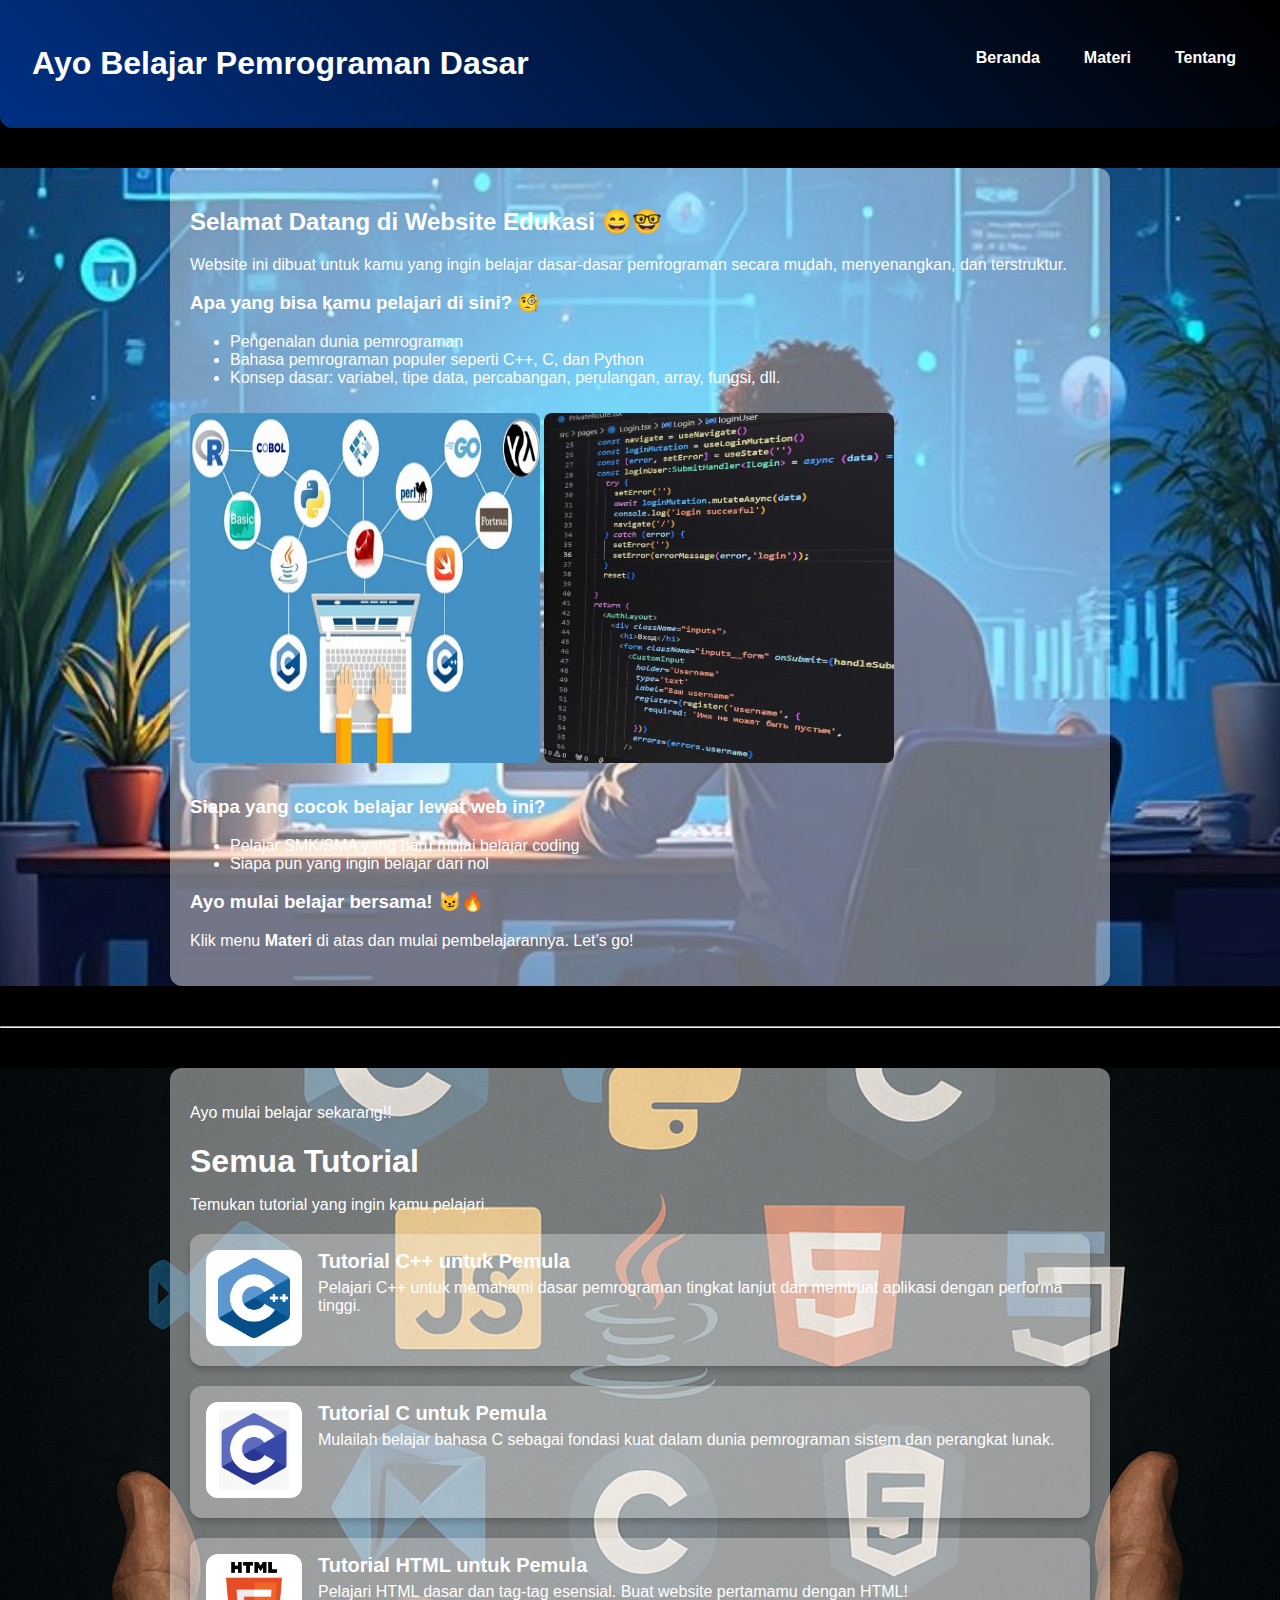
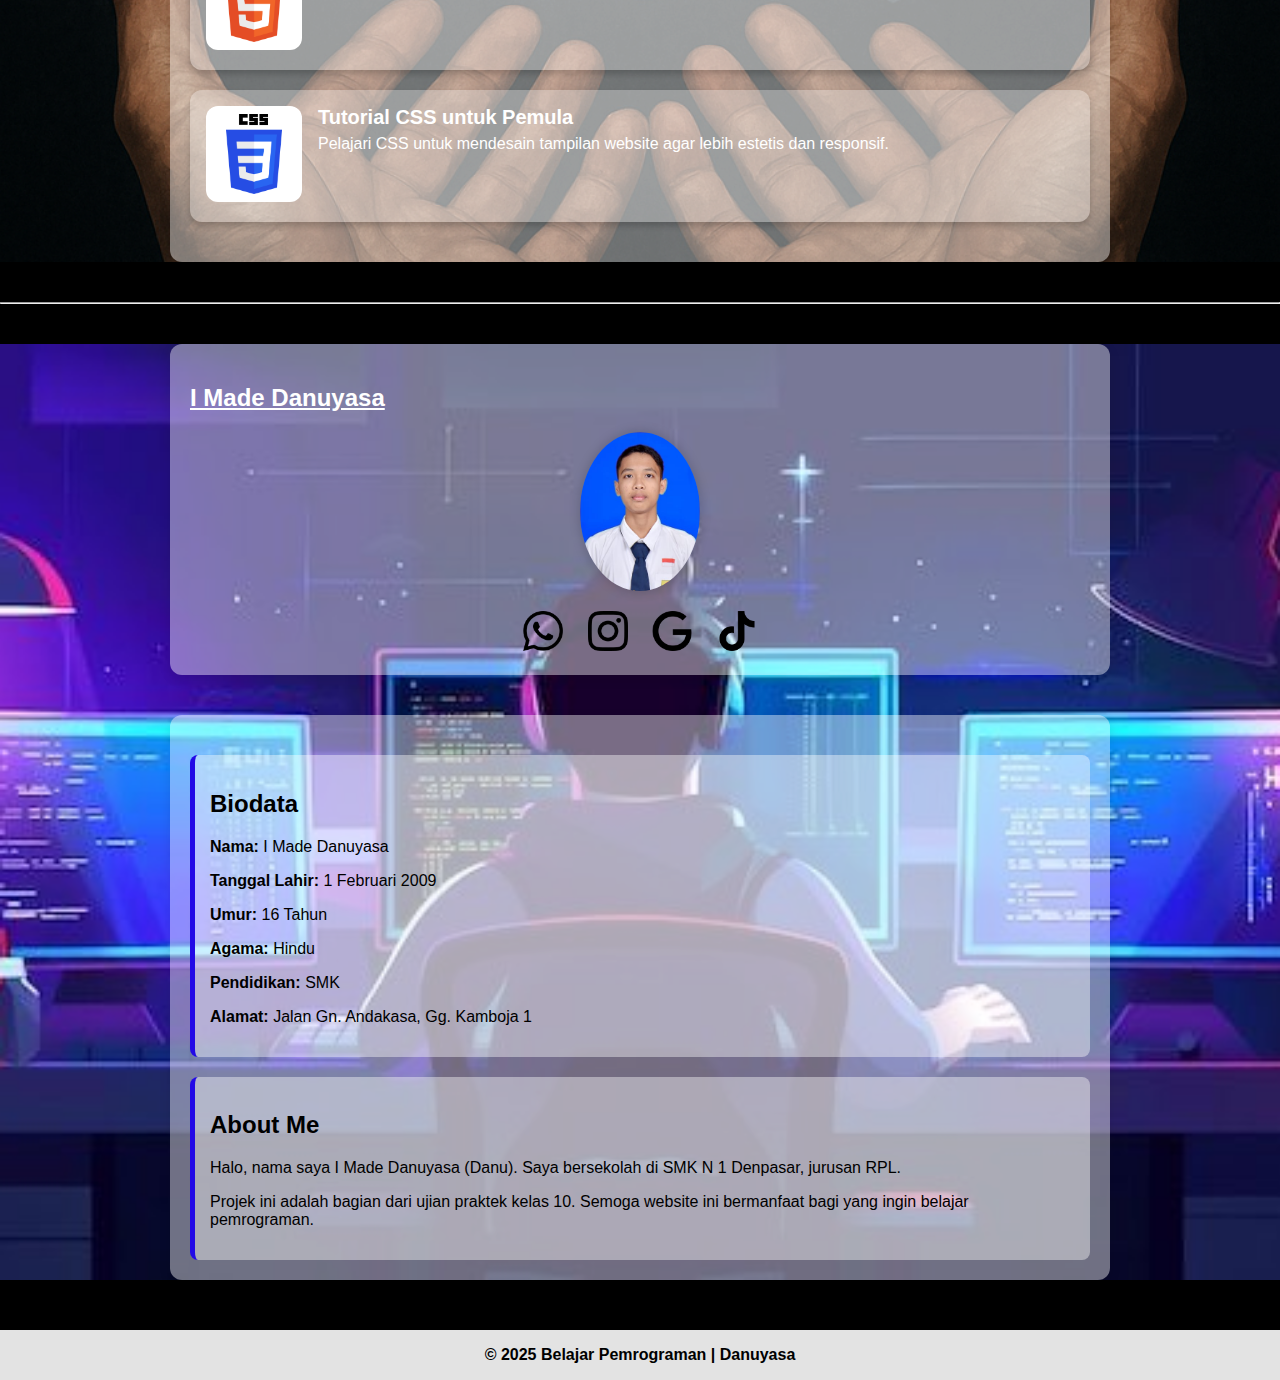
<file: index.html>
<!DOCTYPE html>
<html lang="id">
<head>
  <meta charset="UTF-8" />
  <meta name="viewport" content="width=device-width, initial-scale=1.0" />
  <title>Ayo Belajar Pemrograman Dasar</title>
  <link rel="stylesheet" href="fix-projek.css" />
</head>
<body>

  <header>
    <h1>Ayo Belajar Pemrograman Dasar</h1>
    <nav>
      <ul>
        <li><a href="#webEdukasi">Beranda</a></li>
        <li><a href="#materi">Materi</a></li>
        <li><a href="#contact">Tentang</a></li>
      </ul>
    </nav>
  </header>

  <section id="webEdukasi">
    <div class="container">
    <h2>Selamat Datang di Website Edukasi 😄🤓</h2>
    <p>Website ini dibuat untuk kamu yang ingin belajar dasar-dasar pemrograman secara mudah, menyenangkan, dan terstruktur.</p>

    <h3>Apa yang bisa kamu pelajari di sini? 🧐</h3>
    <ul>
      <li>Pengenalan dunia pemrograman</li>
      <li>Bahasa pemrograman populer seperti C++, C, dan Python</li>
      <li>Konsep dasar: variabel, tipe data, percabangan, perulangan, array, fungsi, dll.</li>
    </ul>

    <img src="bahasa-pemrograman.jpg" alt="Bahasa Pemrograman" class="banner" />
    <img src="background.jpeg" alt="Background" class="banner" />

    <h3>Siapa yang cocok belajar lewat web ini?</h3>
    <ul>
      <li>Pelajar SMK/SMA yang baru mulai belajar coding</li>
      <li>Siapa pun yang ingin belajar dari nol</li>
    </ul>

    <h3>Ayo mulai belajar bersama! 😼🔥</h3>
    <p>Klik menu <strong>Materi</strong> di atas dan mulai pembelajarannya. Let’s go!</p>
    </div>
  </section>
  <hr>

  <section id="materi">
    <div class="container">
    <p class="ayo">Ayo mulai belajar sekarang!!</p>
    <h1 class="judul">Semua Tutorial</h1>
    <p class="deskripsi">Temukan tutorial yang ingin kamu pelajari.</p>

    <div class="card">
      <a href="Daftar-materi(cpp).html"><img src="c-seeklogo.png" alt="C++" class="icon" /></a>
      <div class="content">
        <h2>Tutorial C++ untuk Pemula</h2>
        <p>Pelajari C++ untuk memahami dasar pemrograman tingkat lanjut dan membuat aplikasi dengan performa tinggi.</p>
      </div>
    </div>

    <div class="card">
      <a href="Daftar-materi(c).html"><img src="c logo.png" alt="C" class="icon" /></a>
      <div class="content">
        <h2>Tutorial C untuk Pemula</h2>
        <p>Mulailah belajar bahasa C sebagai fondasi kuat dalam dunia pemrograman sistem dan perangkat lunak.</p>
      </div>
    </div>

    <div class="card">
      <a href="Daftar materi(html).html" target="_blank"><img src="html5-seeklogo.png" alt="HTML" class="icon" /></a>
      <div class="content">
        <h2>Tutorial HTML untuk Pemula</h2>
        <p>Pelajari HTML dasar dan tag-tag esensial. Buat website pertamamu dengan HTML!</p>
      </div>
    </div>

    <div class="card">
      <a href="Daftar-materi(css).html" target="_blank"><img src="css-logo.png" alt="CSS" class="icon" /></a>
      <div class="content">
        <h2>Tutorial CSS untuk Pemula</h2>
        <p>Pelajari CSS untuk mendesain tampilan website agar lebih estetis dan responsif.</p>
      </div>
    </div>
    </div>
  </section>
  <hr>

  <section id="contact">
    <div class="container">
    <h2><u>I Made Danuyasa</u></h2>
    <div class="foto">
      <img src="myfoto.jpeg" alt="Foto Saya" />
    </div>
    <div class="logo-box">
      <a href="https://wa.me/085858777754" target="_blank"><img src="whatsapp.png" alt="Whatsapp" /></a>
      <a href="https://instagram.com/imddanu" target="_blank"><img src="instagram.png" alt="Instagram" /></a>
      <a href="mailto:danuyasa09@gmail.com" target="_blank"><img src="google.png" alt="Email" /></a>
      <a href="https://www.tiktok.com/@_danu.yasa_?_t=ZS-8wpmRuquAdt&_r=1" target="_blank"><img src="tik-tok.png" alt="Tiktok" /></a>
    </div>
    </div>

  <section class="container">
    <div class="kotak">
      <h2>Biodata</h2>
      <p><strong>Nama:</strong> I Made Danuyasa</p>
      <p><strong>Tanggal Lahir:</strong> 1 Februari 2009</p>
      <p><strong>Umur:</strong> 16 Tahun</p>
      <p><strong>Agama:</strong> Hindu</p>
      <p><strong>Pendidikan:</strong> SMK</p>
      <p><strong>Alamat:</strong> Jalan Gn. Andakasa, Gg. Kamboja 1</p>
    </div>

    <div class="kotak">
      <h2>About Me</h2>
      <p>Halo, nama saya I Made Danuyasa (Danu). Saya bersekolah di SMK N 1 Denpasar, jurusan RPL.</p>
      <p>Projek ini adalah bagian dari ujian praktek kelas 10. Semoga website ini bermanfaat bagi yang ingin belajar pemrograman.</p>
    </div>
  </section>
  </section>

  <footer>
    &copy; 2025 Belajar Pemrograman | Danuyasa
  </footer>

</body>
</html>
</file>
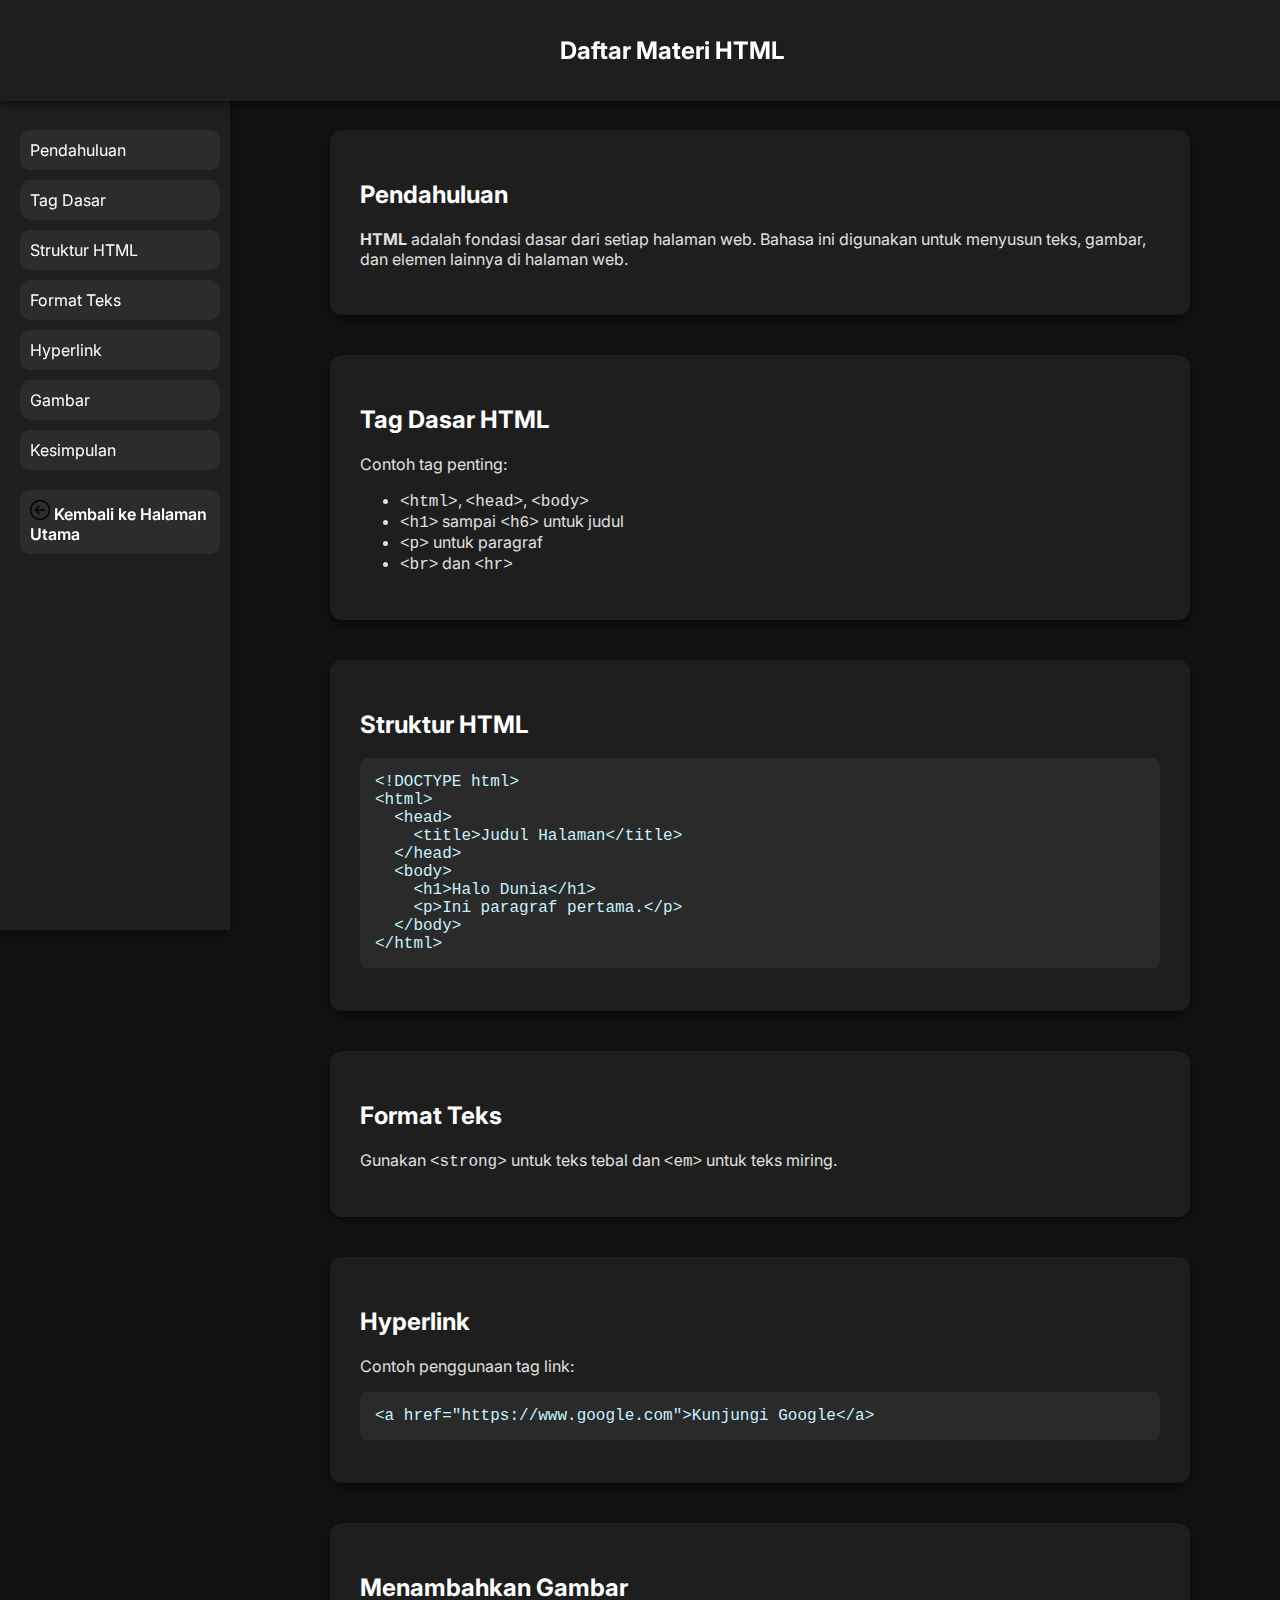
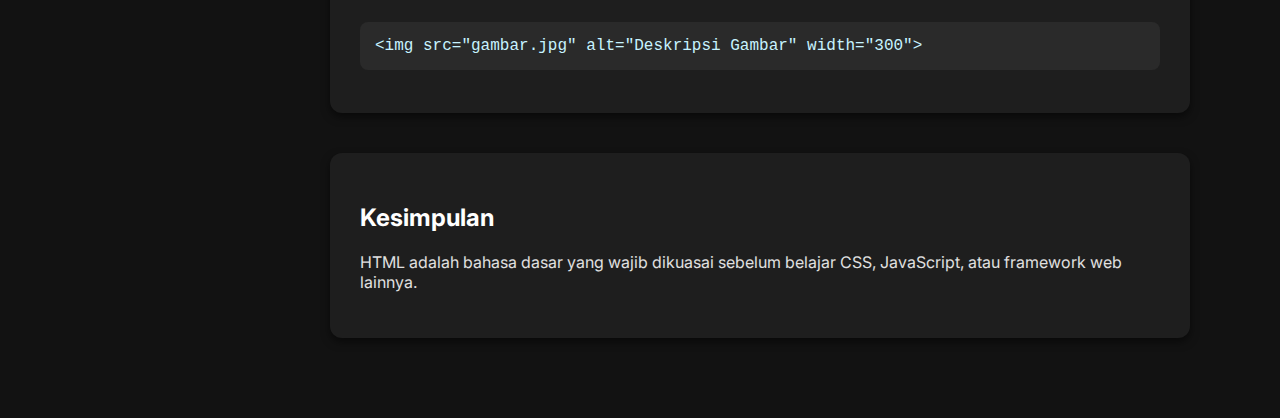
<file: Daftar materi(html).html>
<!DOCTYPE html>
<html lang="id">
<head>
  <meta charset="UTF-8" />
  <meta name="viewport" content="width=device-width, initial-scale=1.0"/>
  <title>Daftar Materi HTML</title>
   <link href="https://fonts.googleapis.com/css2?family=Inter:wght@400;600;700&display=swap" rel="stylesheet">
  <style>
  html {
      scroll-behavior: smooth;
    }

    body {
      font-family: 'Inter', sans-serif;
      margin: 0;
      padding: 0;
      background-color: #121212;
      color: #e0e0e0;
    }

    header {
      background: #1e1e1e;
      color: #ffffff;
      padding: 1rem 2rem;
      text-align: center;
      box-shadow: 0 4px 8px rgba(0, 0, 0, 0.5);
      position: fixed;
      top: 0;
      left: 0;
      width: 100%;
      z-index: 1000;
    }

    .main-layout {
      display: flex;
      margin-top: 90px;
    }

    .sidebar {
      width: 220px;
      background: #1f1f1f;
      color: white;
      height: calc(100vh - 90px);
      position: fixed;
      top: 90px;
      left: 0;
      padding-top: 30px;
      padding-left: 10px;
      overflow-y: auto;
      box-shadow: 0 4px 8px rgba(0,0,0,0.4);
    }

    .sidebar a {
      display: block;
      background: #2c2c2c;
      color: #fff;
      padding: 10px;
      margin: 10px;
      border-radius: 10px;
      text-decoration: none;
      transition: background 0.3s, transform 0.3s;
    }

    .sidebar a:hover {
      background: #4A90E2;
      transform: scale(1.05);
    }

    .back-button {
      display: flex;
      align-items: center;
      gap: 8px;
      background-color: #4A90E2;
      color: white;
      padding: 10px;
      margin: 10px;
      border-radius: 10px;
      text-decoration: none;
      font-weight: 600;
    }

    .back-button:hover {
      background-color: #357ABD;
    }

    .back-icon {
      width: 20px;
      height: 20px;
    }

    .content {
      margin-top: 90px;
      margin-left: 240px;
      padding: 40px;
      max-width: calc(100% - 240px);
      box-sizing: border-box;
      display: flex;
      flex-direction: column;
      align-items: center;
    }

    .section-box {
      background-color: #1e1e1e;
      border-radius: 12px;
      box-shadow: 0 4px 8px rgba(0,0,0,0.5);
      padding: 30px;
      margin-bottom: 40px;
      width: 100%;
      max-width: 800px;
    }

    h1, h2, h3 {
      color: #ffffff;
    }

    pre {
      background-color: #2a2a2a;
      padding: 15px;
      border-radius: 8px;
      overflow-x: auto;
      color: #c7f3ff;
    }

    code {
      font-family: 'Courier New', Courier, monospace;
    }

    /* Responsiveness */
    @media (max-width: 768px) {
      .sidebar {
        position: static;
        width: 100%;
        height: auto;
        display: flex;
        flex-wrap: wrap;
        justify-content: center;
        box-shadow: none;
        background: #1e1e1e;
        padding: 10px;
      }

      .sidebar a, .back-button {
        width: auto;
        margin: 5px;
      }

      .content {
        margin: 0;
        padding: 20px;
        max-width: 100%;
      }
    }


  </style>
</head>
<body>

  <header>
    <h2>Daftar Materi HTML</h2>
  </header>

  <div class="sidebar">
    <a href="#pengantar">Pendahuluan</a>
    <a href="#tag">Tag Dasar</a>
    <a href="#struktur">Struktur HTML</a>
    <a href="#format">Format Teks</a>
    <a href="#link">Hyperlink</a>
    <a href="#gambar">Gambar</a>
    <a href="#penutup">Kesimpulan</a>

     <div class="sidebar-footer" style="margin-top: 20px;">
      <a href="index.html" class="back-button">
        <img src="back-button.png" alt="kembali" class="back-icon">
        <span>Kembali ke Halaman Utama</span>
      </a>
    </div>
  </div>

  <div class="content">
    <div class="section-box" id="pengantar">
      <h2>Pendahuluan</h2>
      <p><strong>HTML</strong> adalah fondasi dasar dari setiap halaman web. Bahasa ini digunakan untuk menyusun teks, gambar, dan elemen lainnya di halaman web.</p>
    </div>

    <div class="section-box" id="tag">
      <h2>Tag Dasar HTML</h2>
      <p>Contoh tag penting:</p>
      <ul>
        <li><code>&lt;html&gt;</code>, <code>&lt;head&gt;</code>, <code>&lt;body&gt;</code></li>
        <li><code>&lt;h1&gt;</code> sampai <code>&lt;h6&gt;</code> untuk judul</li>
        <li><code>&lt;p&gt;</code> untuk paragraf</li>
        <li><code>&lt;br&gt;</code> dan <code>&lt;hr&gt;</code></li>
      </ul>
    </div>

    <div class="section-box" id="struktur">
      <h2>Struktur HTML</h2>
      <pre><code>&lt;!DOCTYPE html&gt;
&lt;html&gt;
  &lt;head&gt;
    &lt;title&gt;Judul Halaman&lt;/title&gt;
  &lt;/head&gt;
  &lt;body&gt;
    &lt;h1&gt;Halo Dunia&lt;/h1&gt;
    &lt;p&gt;Ini paragraf pertama.&lt;/p&gt;
  &lt;/body&gt;
&lt;/html&gt;
</code></pre>
    </div>

    <div class="section-box" id="format">
      <h2>Format Teks</h2>
      <p>Gunakan <code>&lt;strong&gt;</code> untuk teks tebal dan <code>&lt;em&gt;</code> untuk teks miring.</p>
    </div>

    <div class="section-box" id="link">
      <h2>Hyperlink</h2>
      <p>Contoh penggunaan tag link:</p>
      <pre><code>&lt;a href="https://www.google.com"&gt;Kunjungi Google&lt;/a&gt;</code></pre>
    </div>

    <div class="section-box" id="gambar">
      <h2>Menambahkan Gambar</h2>
      <pre><code>&lt;img src="gambar.jpg" alt="Deskripsi Gambar" width="300"&gt;</code></pre>
    </div>

    <div class="section-box" id="penutup">
      <h2>Kesimpulan</h2>
      <p>HTML adalah bahasa dasar yang wajib dikuasai sebelum belajar CSS, JavaScript, atau framework web lainnya.</p>
    </div>
  </div>
</body>
</html>
</file>
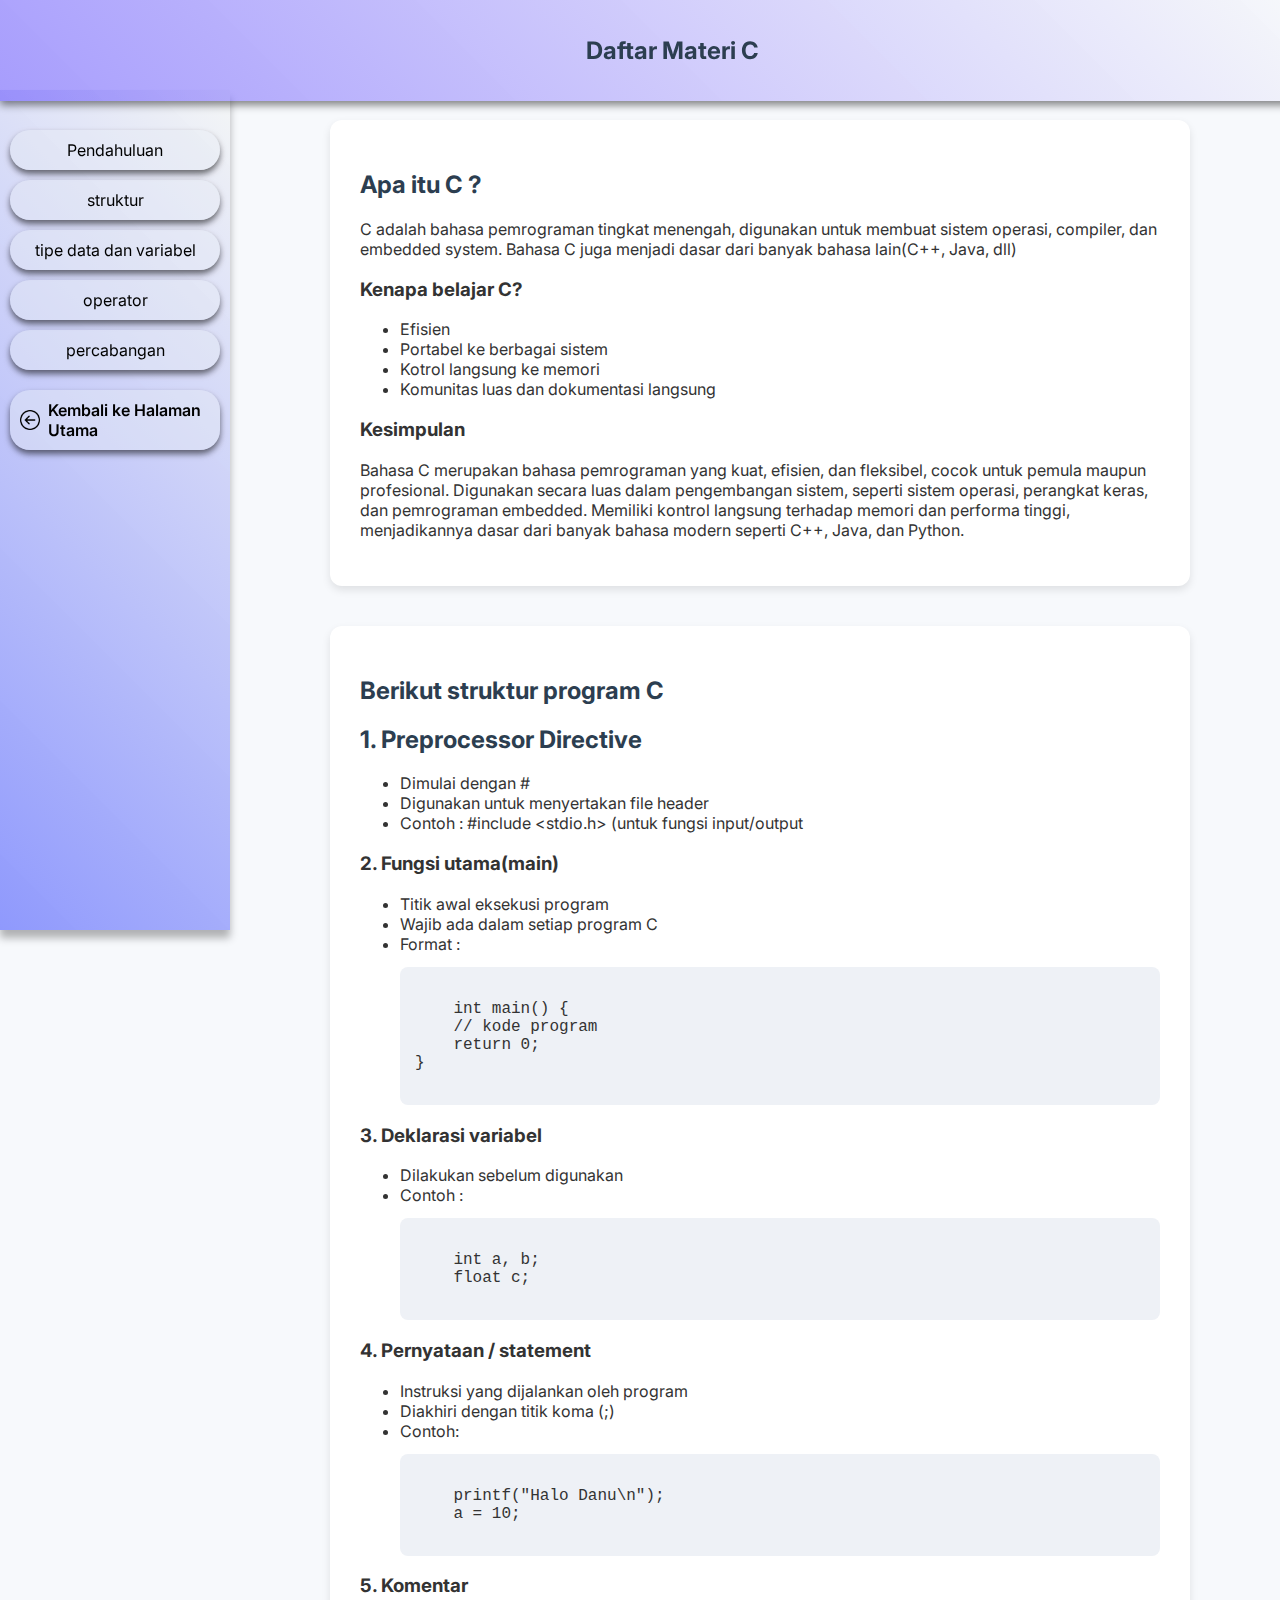
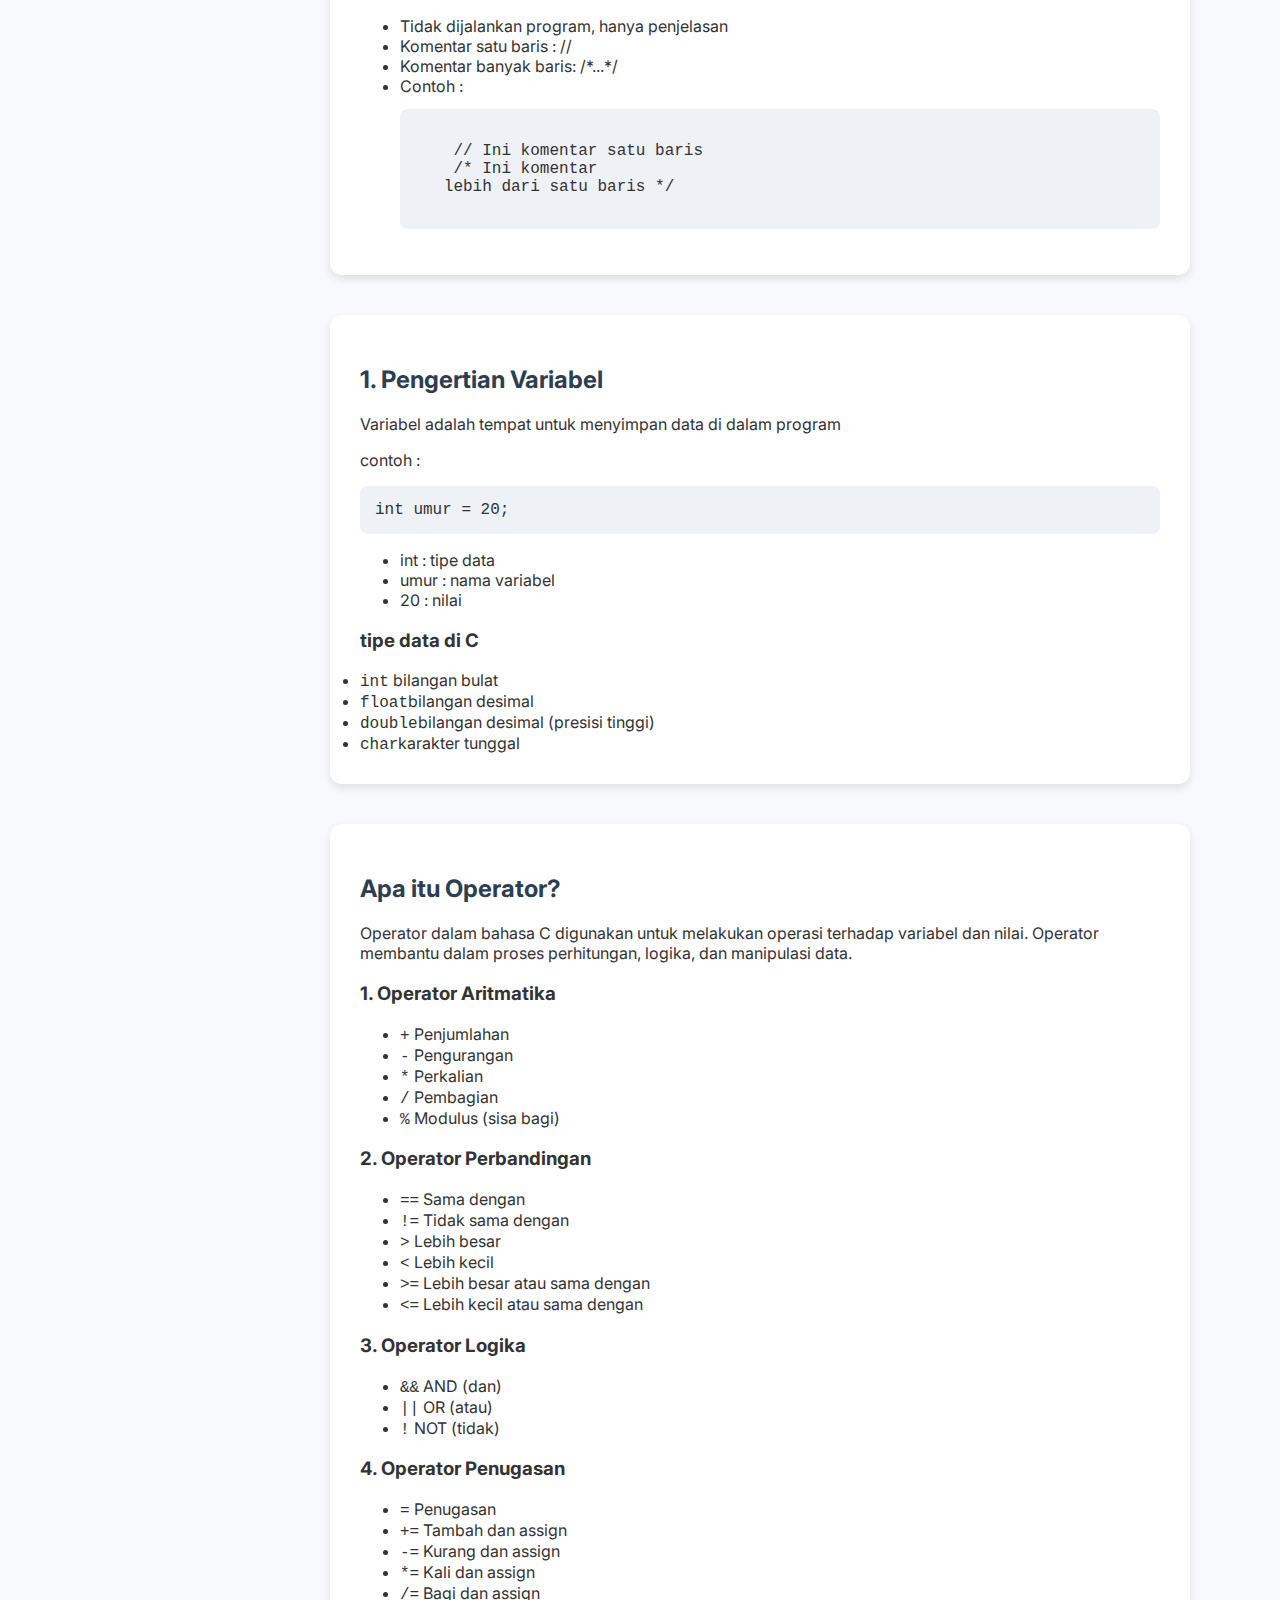
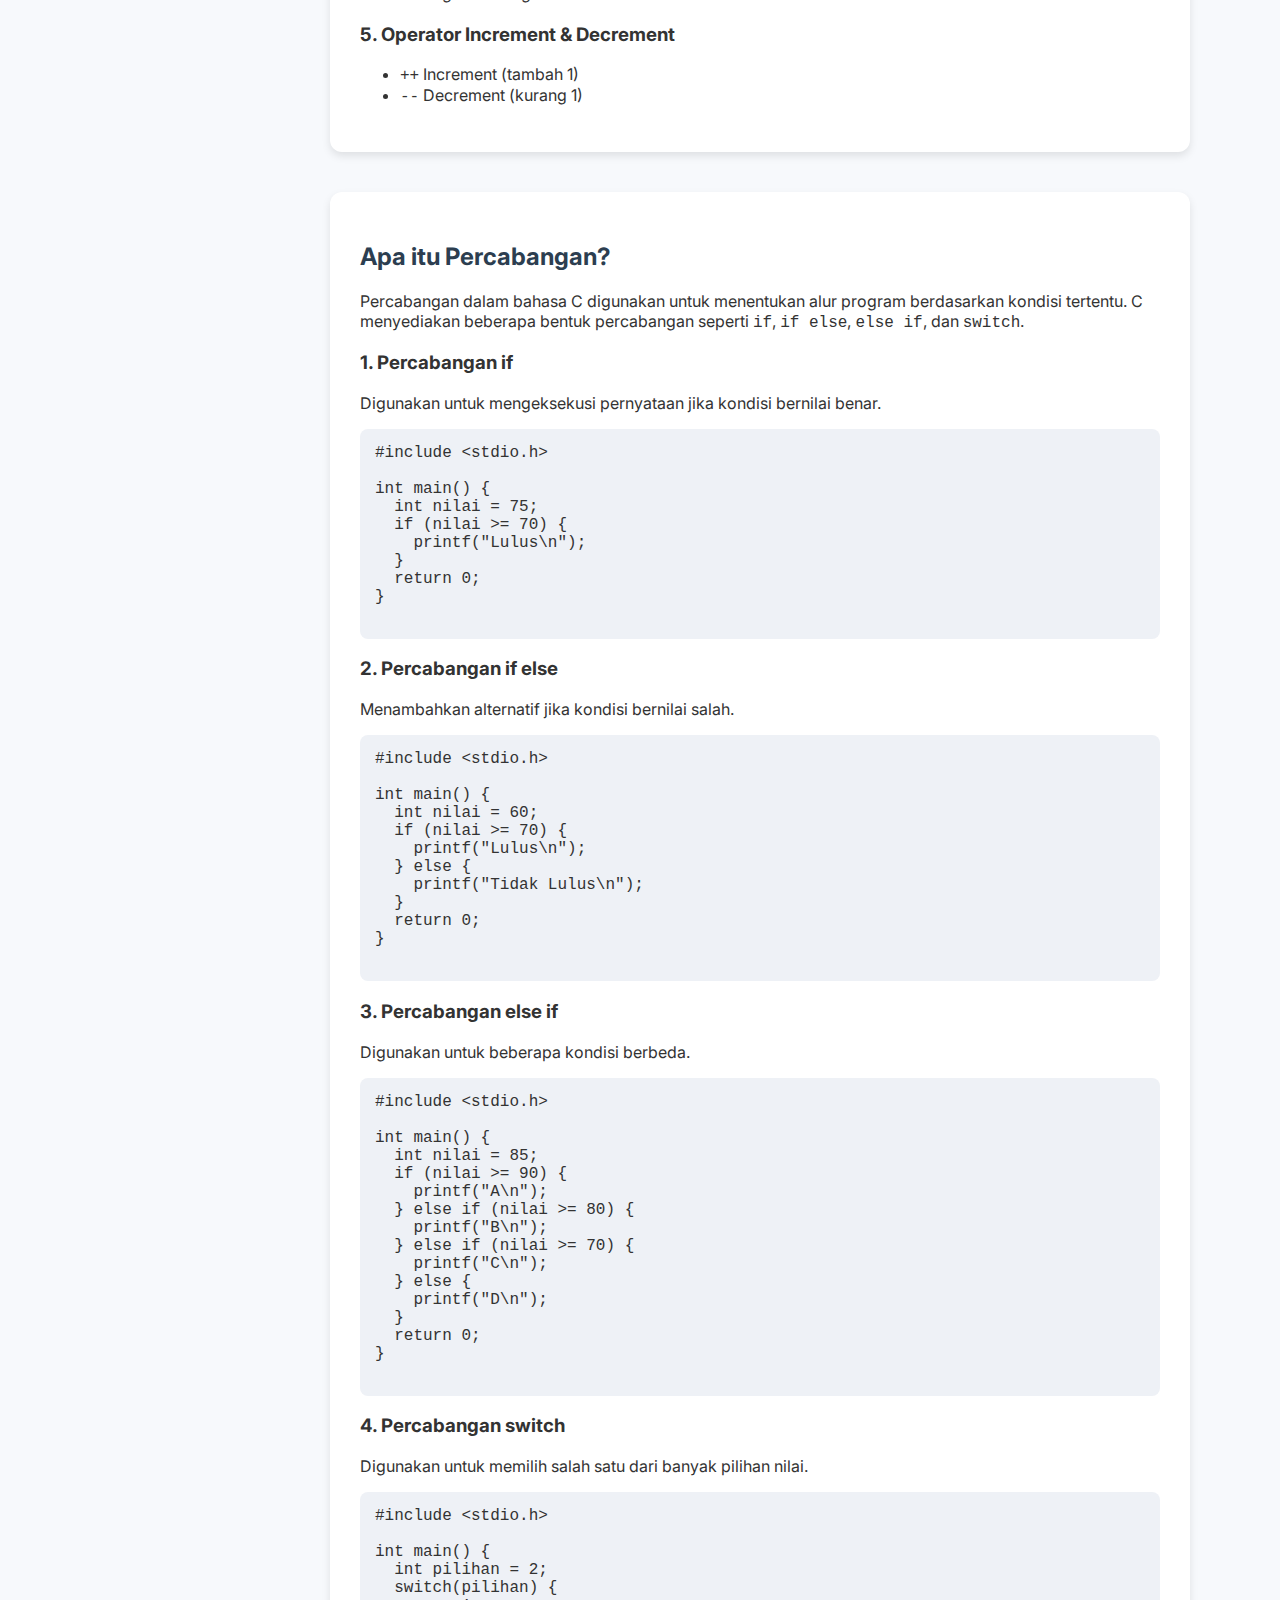
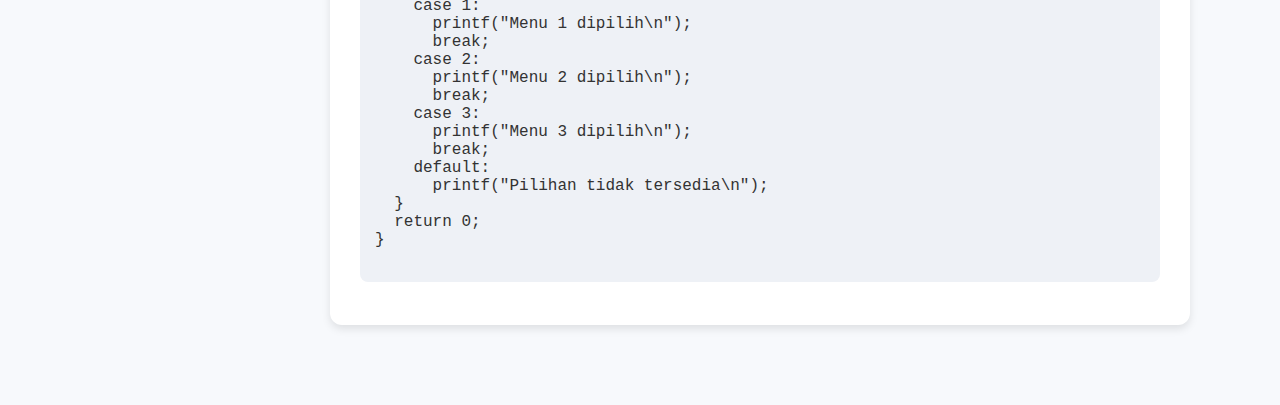
<file: Daftar-materi(c).html>
<!DOCTYPE html>
<html lang="id">
<head>
  <meta charset="UTF-8" />
  <meta name="viewport" content="width=device-width, initial-scale=1.0"/>
  <title>Daftar Materi HTML</title>
   <link href="https://fonts.googleapis.com/css2?family=Inter:wght@400;600;700&display=swap" rel="stylesheet">
  <style>

  html {
    scroll-behavior: smooth;   /* semua anchor link akan scroll halus */
  }

  body {
    font-family: 'Inter', sans-serif;
    margin: 0;
    padding: 0;
    background-color: #f7f9fc;
    color: #333;
  }

  header {
    background: linear-gradient(45deg, rgba(73, 49, 255, 0.464), rgba(252, 252, 249, 0.437));
    color: white;
    padding: 1rem 2rem;
    text-align: center;
    box-shadow: 0 4px 8px rgba(0, 0, 0, 0.481);
    position: fixed;
    top: 0;
    left: 0;
    width: 100%;
    z-index: 1000;
  }

  .main-layout {
    display: flex;
    margin-top: 90px; /* beri ruang agar tidak tertutup header */
  }

  /* Sidebar */
  .sidebar {
    width: 220px;
    background: linear-gradient(45deg, rgba(22, 41, 255, 0.464), rgba(241, 241, 238, 0.437));
    color: white;
    height: calc(100vh - 90px);
    position: fixed;
    top: 90px;
    left: 0;
    padding-top: 30px;
    box-shadow: 0 8px 8px rgba(0, 0, 0, 0.289);
    padding-left: 10px;
    overflow-y: auto;
  }

  .sidebar a {
    display: flex;
    justify-content: center;
    background: rgba(229, 237, 243, 0.437);
    width: 190px;
    padding: 10px;
    margin: 10px 0;
    box-shadow: 0 4px 6px rgba(0, 0, 0, 0.552);
    transition: transform 0.3s ease-in-out;
    border-radius: 20px;
    color: black;
    text-decoration: none;
  }

  .sidebar a:hover {
    background: #4A90E2;
    color: white;
    transform: scale(1.08);
    transition: 0.3s ease;
  }

  .back-button {
    display: flex;
    align-items: center;
    gap: 8px;
    color: white;
    padding: 10px 16px;
    border-radius: 8px;
    text-decoration: none;
    font-weight: 600;
    background-color: #4A90E2;
    transition: background-color 0.3s ease;
    max-width: fit-content;
  }

  .back-button:hover {
    background-color: #357ABD;
  }

  .back-icon {
    width: 20px;
    height: 20px;
  }

  /* Konten */
  .content {
    margin-top: 80px;
    margin-left: 240px;  /* Lebih lebar dari sidebar supaya tidak tertutup */
    padding: 40px;
    max-width: calc(100% - 240px);
    box-sizing: border-box;
    display: flex;
    flex-direction: column;
    align-items: center;
  }

  .section-box {
    background-color: white;
    border-radius: 12px;
    box-shadow: 0 4px 8px rgba(0,0,0,0.1);
    padding: 30px;
    margin-bottom: 40px;
    width: 100%;
    max-width: 800px;
  }

  h1, h2 {
    color: #2c3e50;
  }

  pre {
    background-color: #eef1f6;
    padding: 15px;
    border-radius: 8px;
    overflow-x: auto;
  }

  code {
    font-family: 'Courier New', Courier, monospace;
  }

  </style>
</head>
<body>

  <header>
    <h2>Daftar Materi C</h2>
  </header>

  <div class="sidebar">
    <a href="#pengantar">Pendahuluan</a>
    <a href="#struktur">struktur</a>
    <a href="#tipedata">tipe data dan variabel</a>
    <a href="#operator">operator</a>
    <a href="#percabangan">percabangan</a>

     <div class="sidebar-footer" style="margin-top: 20px;">
      <a href="Materi.html" class="back-button">
        <img src="back-button.png" alt="kembali" class="back-icon">
        <span>Kembali ke Halaman Utama</span>
      </a>
    </div>
  </div>

<!--pendahuluan-->
  <div class="content">
    <div class="section-box" id="pengantar">
    <h2>Apa itu C ?</h2>
    <p>C adalah bahasa pemrograman tingkat menengah, digunakan untuk membuat sistem operasi, compiler, dan embedded system. Bahasa C juga menjadi dasar dari banyak bahasa lain(C++, Java, dll)</p>

    <h3>Kenapa belajar C?</h3>
    <ul>
      <li>Efisien </li>
      <li>Portabel ke berbagai sistem</li>
      <li>Kotrol langsung ke memori</li>
      <li>Komunitas luas dan dokumentasi langsung</li>
    </ul>


    <h3>Kesimpulan</h3>
    <p>Bahasa C merupakan bahasa pemrograman yang kuat, efisien, dan fleksibel, cocok untuk pemula maupun profesional. Digunakan secara luas dalam pengembangan sistem, seperti sistem operasi, perangkat keras, dan pemrograman embedded. Memiliki kontrol langsung terhadap memori dan performa tinggi, menjadikannya dasar dari banyak bahasa modern seperti C++, Java, dan Python.</p>
    </div>

    <!--struktur-->
    <div class="section-box" id="struktur">
    <h2>Berikut struktur program C</h2>
    <h2>1. Preprocessor Directive</h2>
    <ul>
        <li>Dimulai dengan #</li>
        <li>Digunakan untuk menyertakan file header</li>
        <li>Contoh : #include &lt;stdio.h&gt; (untuk fungsi input/output</li>
    </ul>

    <h3>2. Fungsi utama(main)</h3>
    <ul>
        <li>Titik awal eksekusi program</li>
        <li>Wajib ada dalam setiap program C</li>
        <li>Format : </li>
        <pre><code>
    int main() {
    // kode program
    return 0;
}
        </code></pre>
    </ul>

    <h3>3. Deklarasi variabel</h3>
    <ul>
        <li>Dilakukan sebelum digunakan</li>
        <li>Contoh : </li>
        <pre><code>
    int a, b;
    float c;
        </code></pre>
    </ul>
    
    <h3>4. Pernyataan / statement</h3>
    <ul>
        <li>Instruksi yang dijalankan oleh program</li>
        <li>Diakhiri dengan titik koma (;)</li>
        <li>Contoh: </li>
        <pre><code>
    printf("Halo Danu\n");
    a = 10;
        </code></pre>
    </ul>

    <h3>5. Komentar</h3>
    <ul>
        <li>Tidak dijalankan program, hanya penjelasan</li>
        <li>Komentar satu baris : //</li>
        <li>Komentar banyak baris: /*...*/</li>
        <li>Contoh :</li>
        <pre><code>
    // Ini komentar satu baris
    /* Ini komentar
   lebih dari satu baris */
        </code></pre>
    </ul>
    </div>

<!--tipe data-->
    <div class="section-box" id="tipedata">
      <h2>1. Pengertian Variabel</h2>
        <p>Variabel adalah tempat untuk menyimpan data di dalam program</p>
        <p>contoh : </p>
        <pre><code>int umur = 20;
</code></pre>
<ul>
  <li>int : tipe data</li>
  <li>umur : nama variabel</li>
  <li>20 : nilai</li>
</ul>     

<h3>tipe data di C </h3>
<li><code>int</code> bilangan  bulat</li>
<li><code>float</code>bilangan desimal</li>
<li><code>double</code>bilangan desimal (presisi tinggi)</li>
<li><code>char</code>karakter tunggal</li>
    </div>

<!--operator-->
    <div class="section-box" id="operator">
      <h2>Apa itu Operator?</h2>
    <p>Operator dalam bahasa C digunakan untuk melakukan operasi terhadap variabel dan nilai. Operator membantu dalam proses perhitungan, logika, dan manipulasi data.</p>

    <h3>1. Operator Aritmatika</h3>
    <ul>
      <li><code>+</code> Penjumlahan</li>
      <li><code>-</code> Pengurangan</li>
      <li><code>*</code> Perkalian</li>
      <li><code>/</code> Pembagian</li>
      <li><code>%</code> Modulus (sisa bagi)</li>
    </ul>
  

    <h3>2. Operator Perbandingan</h3>
    <ul>
      <li><code>==</code> Sama dengan</li>
      <li><code>!=</code> Tidak sama dengan</li>
      <li><code>&gt;</code> Lebih besar</li>
      <li><code>&lt;</code> Lebih kecil</li>
      <li><code>&gt;=</code> Lebih besar atau sama dengan</li>
      <li><code>&lt;=</code> Lebih kecil atau sama dengan</li>
    </ul>
   
    <h3>3. Operator Logika</h3>
    <ul>
      <li><code>&&</code> AND (dan)</li>
      <li><code>||</code> OR (atau)</li>
      <li><code>!</code> NOT (tidak)</li>
    </ul>
    

    <h3>4. Operator Penugasan</h3>
    <ul>
      <li><code>=</code> Penugasan</li>
      <li><code>+=</code> Tambah dan assign</li>
      <li><code>-=</code> Kurang dan assign</li>
      <li><code>*=</code> Kali dan assign</li>
      <li><code>/=</code> Bagi dan assign</li>
    </ul>
  

    <h3>5. Operator Increment & Decrement</h3>
    <ul>
      <li><code>++</code> Increment (tambah 1)</li>
      <li><code>--</code> Decrement (kurang 1)</li>
    </ul>
    </div>

<!--percabangan-->
    <div class="section-box" id="percabangan">
       <h2>Apa itu Percabangan?</h2>
    <p>Percabangan dalam bahasa C digunakan untuk menentukan alur program berdasarkan kondisi tertentu. C menyediakan beberapa bentuk percabangan seperti <code>if</code>, <code>if else</code>, <code>else if</code>, dan <code>switch</code>.</p>

    <h3>1. Percabangan if</h3>
    <p>Digunakan untuk mengeksekusi pernyataan jika kondisi bernilai benar.</p>
    <pre><code>#include &lt;stdio.h&gt;

int main() {
  int nilai = 75;
  if (nilai >= 70) {
    printf("Lulus\n");
  }
  return 0;
}
    </code></pre>

    <h3>2. Percabangan if else</h3>
    <p>Menambahkan alternatif jika kondisi bernilai salah.</p>
    <pre><code>#include &lt;stdio.h&gt;

int main() {
  int nilai = 60;
  if (nilai >= 70) {
    printf("Lulus\n");
  } else {
    printf("Tidak Lulus\n");
  }
  return 0;
}
    </code></pre>

    <h3>3. Percabangan else if</h3>
    <p>Digunakan untuk beberapa kondisi berbeda.</p>
    <pre><code>#include &lt;stdio.h&gt;

int main() {
  int nilai = 85;
  if (nilai >= 90) {
    printf("A\n");
  } else if (nilai >= 80) {
    printf("B\n");
  } else if (nilai >= 70) {
    printf("C\n");
  } else {
    printf("D\n");
  }
  return 0;
}
    </code></pre>

    <h3>4. Percabangan switch</h3>
    <p>Digunakan untuk memilih salah satu dari banyak pilihan nilai.</p>
    <pre><code>#include &lt;stdio.h&gt;

int main() {
  int pilihan = 2;
  switch(pilihan) {
    case 1:
      printf("Menu 1 dipilih\n");
      break;
    case 2:
      printf("Menu 2 dipilih\n");
      break;
    case 3:
      printf("Menu 3 dipilih\n");
      break;
    default:
      printf("Pilihan tidak tersedia\n");
  }
  return 0;
}
    </code></pre>
    </div>
  </div>
</body>
</html>
</file>
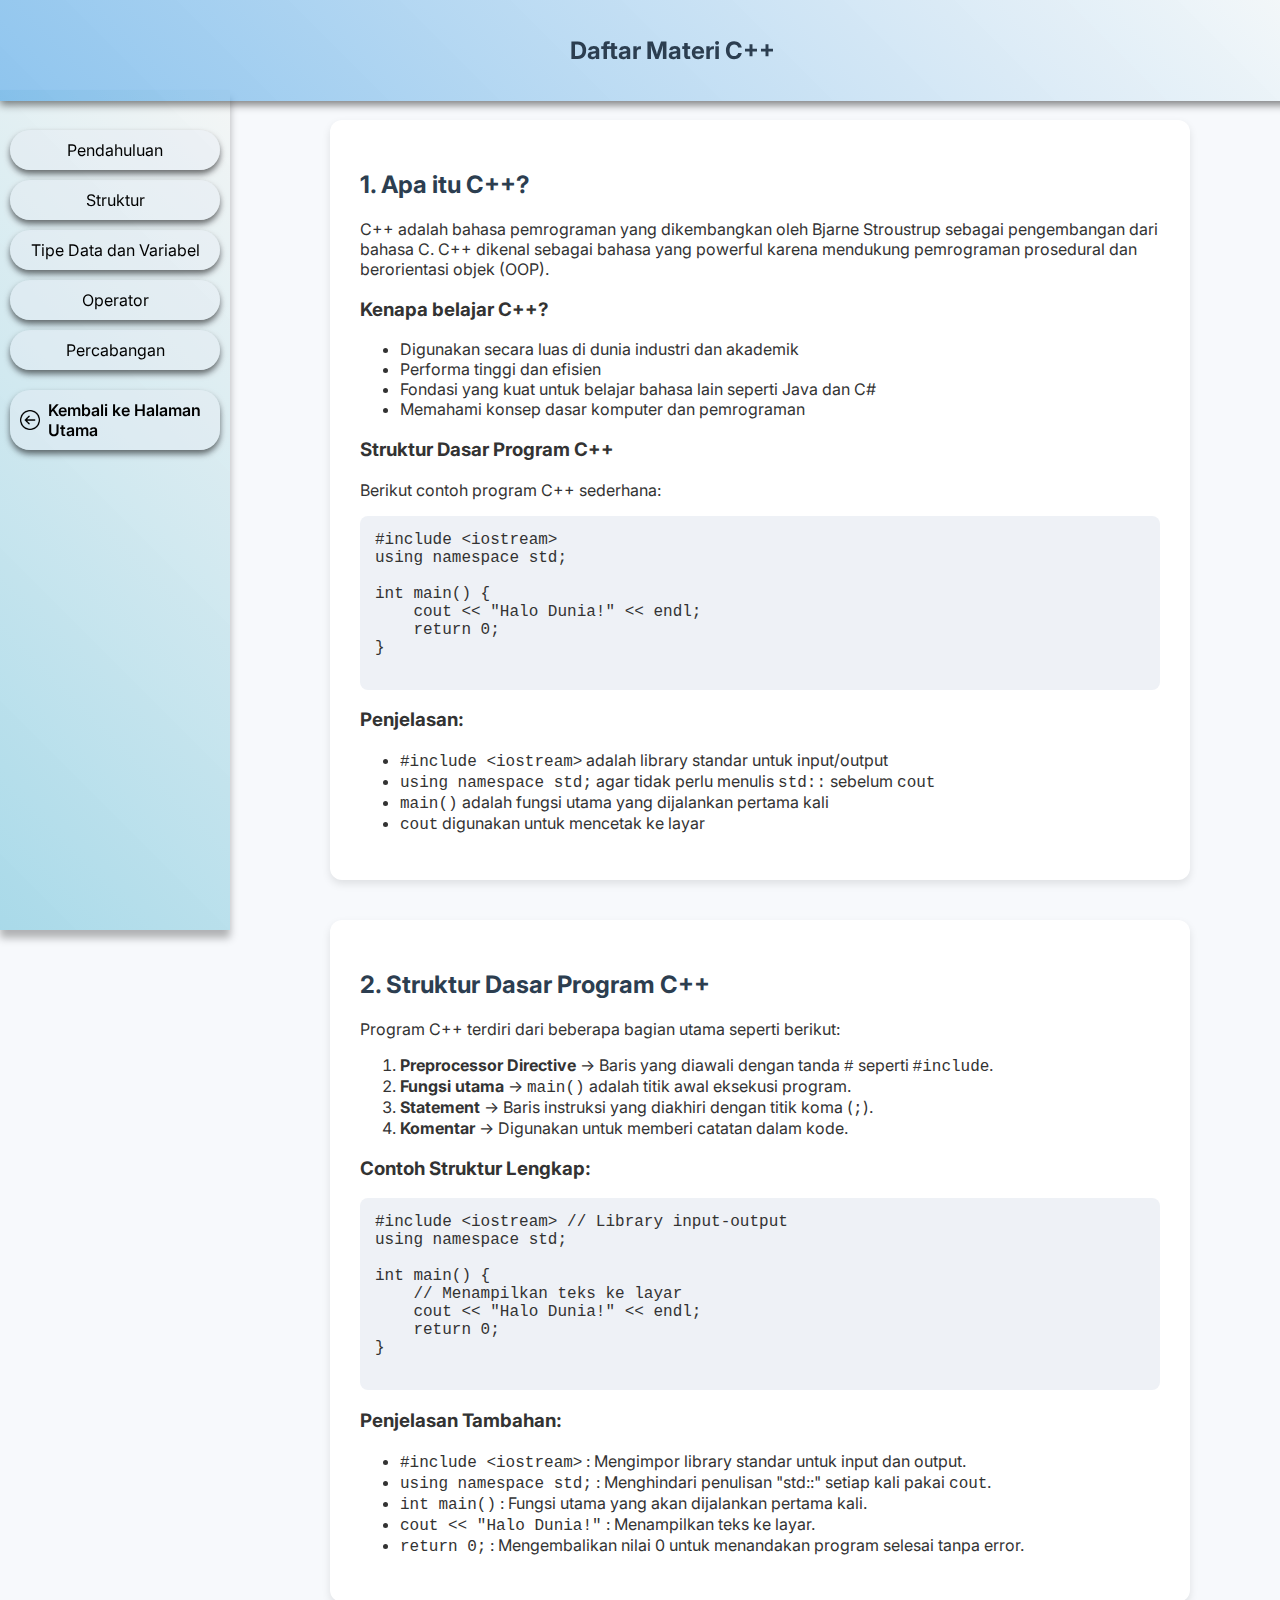
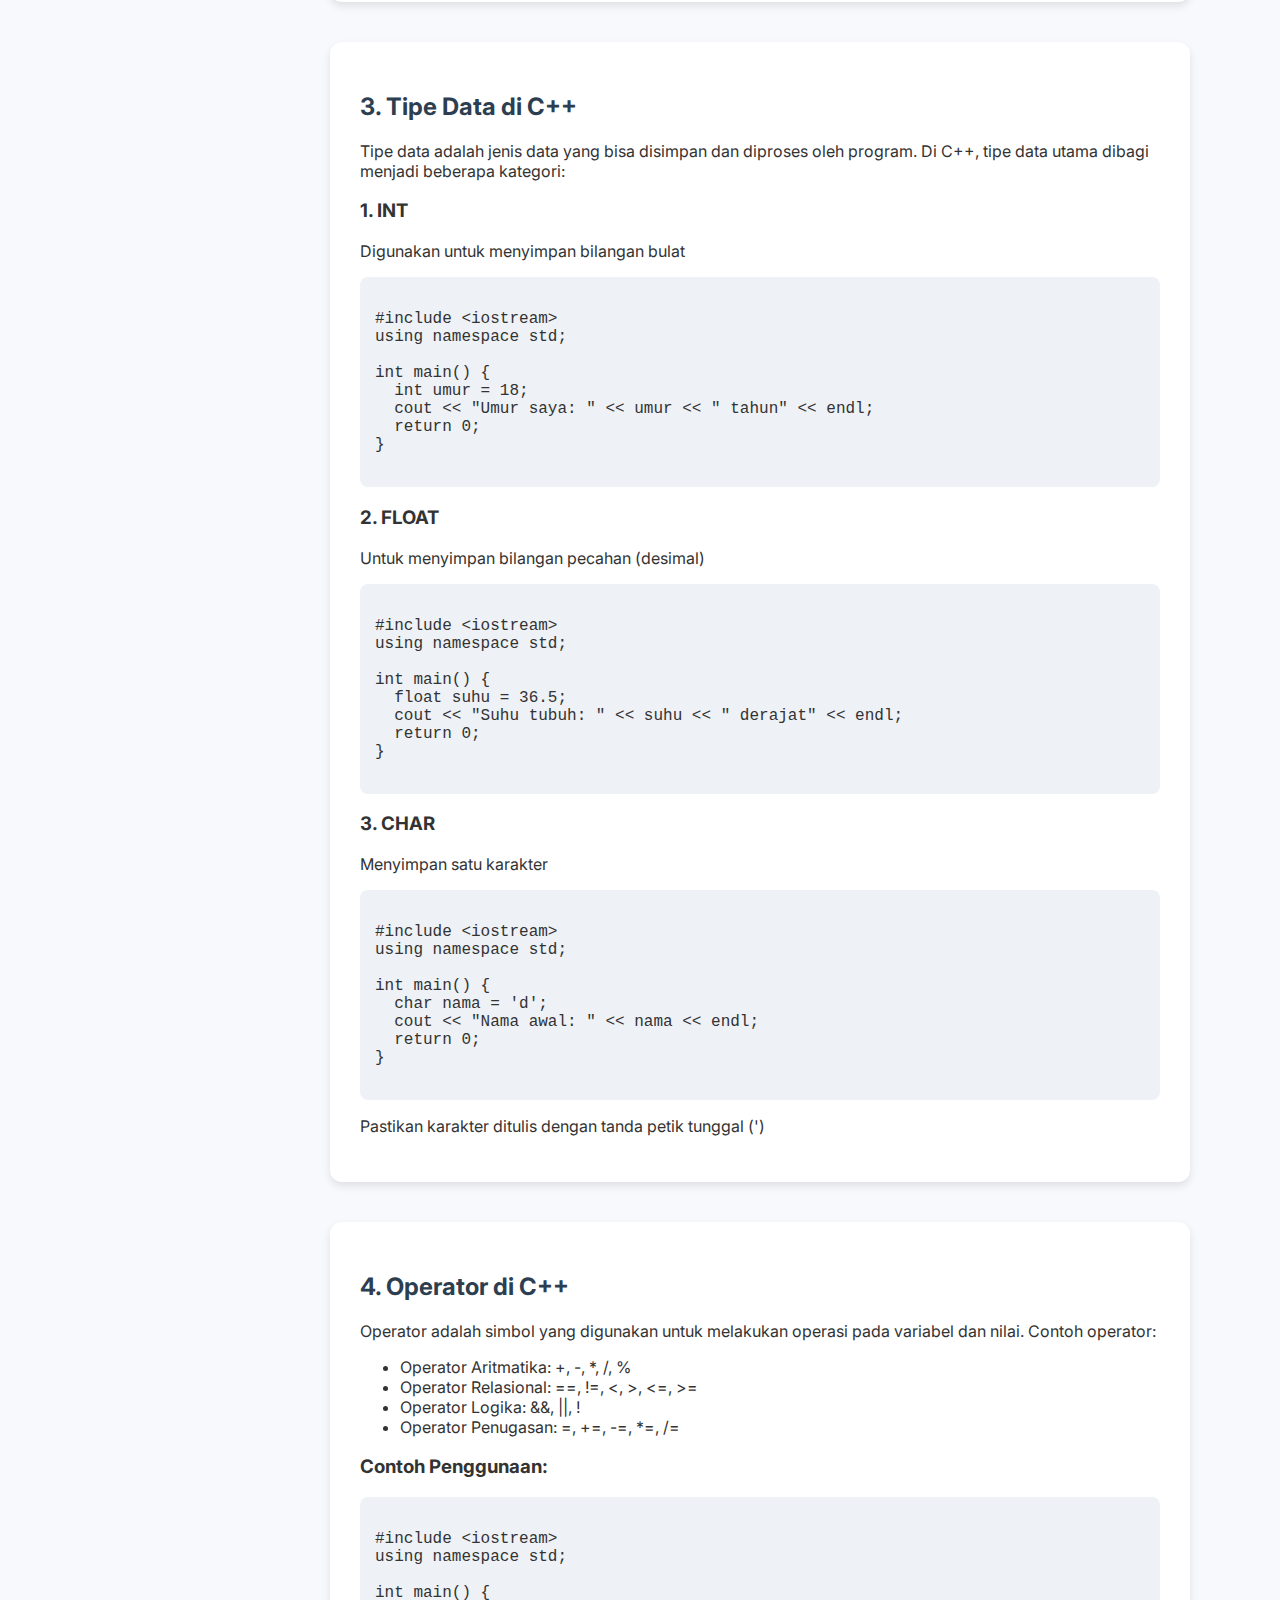
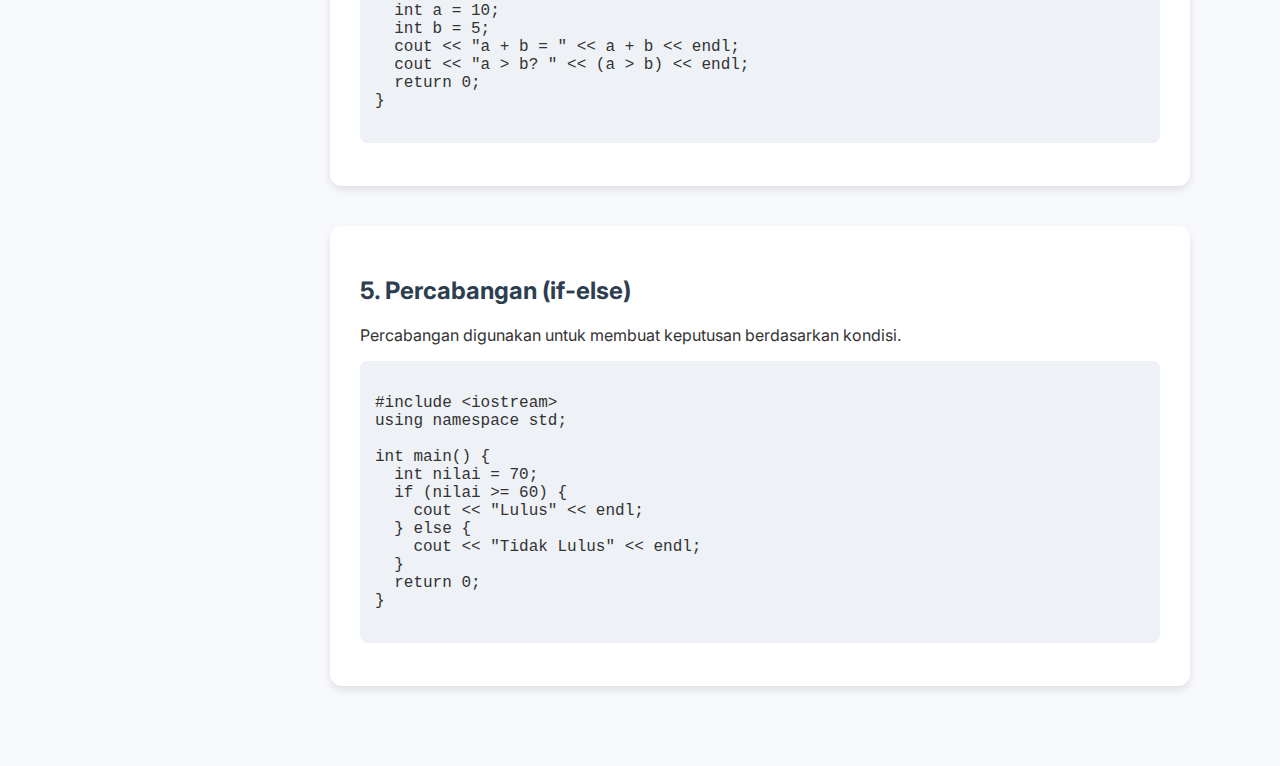
<file: Daftar-materi(cpp).html>
<!DOCTYPE html>
<html lang="id">
<head>
  <meta charset="UTF-8" />
  <meta name="viewport" content="width=device-width, initial-scale=1.0"/>
  <title>Daftar Materi HTML</title>
  <link href="https://fonts.googleapis.com/css2?family=Inter:wght@400;600;700&display=swap" rel="stylesheet">
  <style>

  html {
    scroll-behavior: smooth;   /* semua anchor link akan scroll halus */
  }

  body {
    font-family: 'Inter', sans-serif;
    margin: 0;
    padding: 0;
    background-color: #f7f9fc;
    color: #333;
  }

  header {
    background: linear-gradient(45deg, rgba(32, 141, 224, 0.486), rgba(249, 249, 247, 0.437));
    color: white;
    padding: 1rem 2rem;
    text-align: center;
    box-shadow: 0 4px 8px rgba(0, 0, 0, 0.481);
    position: fixed;
    top: 0;
    left: 0;
    width: 100%;
    z-index: 1000;
  }

  .main-layout {
    display: flex;
    margin-top: 90px; /* beri ruang agar tidak tertutup header */
  }

  /* Sidebar */
  .sidebar {
    width: 220px;
    background: linear-gradient(45deg, rgba(78, 181, 212, 0.464), rgba(241, 241, 238, 0.437));
    color: white;
    height: calc(100vh - 90px);
    position: fixed;
    top: 90px;
    left: 0;
    padding-top: 30px;
    box-shadow: 0 8px 8px rgba(0, 0, 0, 0.289);
    padding-left: 10px;
    overflow-y: auto;
  }

  .sidebar a {
    display: flex;
    justify-content: center;
    background: rgba(229, 237, 243, 0.437);
    width: 190px;
    padding: 10px;
    margin: 10px 0;
    box-shadow: 0 4px 6px rgba(0, 0, 0, 0.552);
    transition: transform 0.3s ease-in-out;
    border-radius: 20px;
    color: black;
    text-decoration: none;
  }

  .sidebar a:hover {
    background: #4A90E2;
    color: white;
    transform: scale(1.08);
    transition: 0.3s ease;
  }

  .back-button {
    display: flex;
    align-items: center;
    gap: 8px;
    color: white;
    padding: 10px 16px;
    border-radius: 8px;
    text-decoration: none;
    font-weight: 600;
    background-color: #4A90E2;
    transition: background-color 0.3s ease;
    max-width: fit-content;
  }

  .back-button:hover {
    background-color: #357ABD;
  }

  .back-icon {
    width: 20px;
    height: 20px;
  }

  /* Konten */
  .content {
    margin-top: 80px;
    margin-left: 240px;  /* Lebih lebar dari sidebar supaya tidak tertutup */
    padding: 40px;
    max-width: calc(100% - 240px);
    box-sizing: border-box;
    display: flex;
    flex-direction: column;
    align-items: center;
  }

  .section-box {
    background-color: white;
    border-radius: 12px;
    box-shadow: 0 4px 8px rgba(0,0,0,0.1);
    padding: 30px;
    margin-bottom: 40px;
    width: 100%;
    max-width: 800px;
  }

  h1, h2 {
    color: #2c3e50;
  }

  pre {
    background-color: #eef1f6;
    padding: 15px;
    border-radius: 8px;
    overflow-x: auto;
  }

  code {
    font-family: 'Courier New', Courier, monospace;
  }

  </style>
</head>
<body>

  <header>
    <h2>Daftar Materi C++</h2>
  </header>

  <div class="sidebar">
    <a href="#pengantar">Pendahuluan</a>
    <a href="#struktur">Struktur</a>
    <a href="#tipedata">Tipe Data dan Variabel</a>
    <a href="#operator">Operator</a>
    <a href="#percabangan">Percabangan</a>

    <div class="sidebar-footer" style="margin-top: 20px;">
      <a href="fix-projek.html" class="back-button">
        <img src="back-button.png" alt="kembali" class="back-icon">
        <span>Kembali ke Halaman Utama</span>
      </a>
    </div>
  </div>

  <div class="content">
    <!--pengantar-->
    <div class="section-box" id="pengantar">
      <h2>1. Apa itu C++?</h2>
      <p>C++ adalah bahasa pemrograman yang dikembangkan oleh Bjarne Stroustrup sebagai pengembangan dari bahasa C. C++ dikenal sebagai bahasa yang powerful karena mendukung pemrograman prosedural dan berorientasi objek (OOP).</p>

      <h3>Kenapa belajar C++?</h3>
      <ul>
        <li>Digunakan secara luas di dunia industri dan akademik</li>
        <li>Performa tinggi dan efisien</li>
        <li>Fondasi yang kuat untuk belajar bahasa lain seperti Java dan C#</li>
        <li>Memahami konsep dasar komputer dan pemrograman</li>
      </ul>

      <h3>Struktur Dasar Program C++</h3>
      <p>Berikut contoh program C++ sederhana:</p>
      <pre><code>#include &lt;iostream&gt;
using namespace std;

int main() {
    cout &lt;&lt; "Halo Dunia!" &lt;&lt; endl;
    return 0;
}
      </code></pre>

      <h3>Penjelasan:</h3>
      <ul>
        <li><code>#include &lt;iostream&gt;</code> adalah library standar untuk input/output</li>
        <li><code>using namespace std;</code> agar tidak perlu menulis <code>std::</code> sebelum <code>cout</code></li>
        <li><code>main()</code> adalah fungsi utama yang dijalankan pertama kali</li>
        <li><code>cout</code> digunakan untuk mencetak ke layar</li>
      </ul>
    </div>

    <!--struktur-->   
    <div class="section-box" id="struktur">
      <h2>2. Struktur Dasar Program C++</h2>
      <p>Program C++ terdiri dari beberapa bagian utama seperti berikut:</p>

      <ol>
        <li><strong>Preprocessor Directive</strong> → Baris yang diawali dengan tanda <code>#</code> seperti <code>#include</code>.</li>
        <li><strong>Fungsi utama</strong> → <code>main()</code> adalah titik awal eksekusi program.</li>
        <li><strong>Statement</strong> → Baris instruksi yang diakhiri dengan titik koma (<code>;</code>).</li>
        <li><strong>Komentar</strong> → Digunakan untuk memberi catatan dalam kode.</li>
      </ol>

      <h3>Contoh Struktur Lengkap:</h3>
      <pre><code>#include &lt;iostream&gt; // Library input-output
using namespace std;

int main() {
    // Menampilkan teks ke layar
    cout &lt;&lt; "Halo Dunia!" &lt;&lt; endl;
    return 0;
}
      </code></pre>

      <h3>Penjelasan Tambahan:</h3>
      <ul>
        <li><code>#include &lt;iostream&gt;</code> : Mengimpor library standar untuk input dan output.</li>
        <li><code>using namespace std;</code> : Menghindari penulisan "std::" setiap kali pakai <code>cout</code>.</li>
        <li><code>int main()</code> : Fungsi utama yang akan dijalankan pertama kali.</li>
        <li><code>cout &lt;&lt; "Halo Dunia!"</code> : Menampilkan teks ke layar.</li>
        <li><code>return 0;</code> : Mengembalikan nilai 0 untuk menandakan program selesai tanpa error.</li>
      </ul>

    </div>

    <!--tipe data-->   
    <div class="section-box" id="tipedata">
      <h2>3. Tipe Data di C++</h2>
      <p>Tipe data adalah jenis data yang bisa disimpan dan diproses oleh program. Di C++, tipe data utama dibagi menjadi beberapa kategori:</p>

      <h3>1. INT</h3>
      <p>Digunakan untuk menyimpan bilangan bulat</p>

      <pre><code>
#include &lt;iostream&gt;
using namespace std;

int main() {
  int umur = 18;
  cout &lt;&lt; "Umur saya: " &lt;&lt; umur &lt;&lt; " tahun" &lt;&lt; endl;
  return 0;
}
      </code></pre>

      <h3>2. FLOAT</h3>
      <p>Untuk menyimpan bilangan pecahan (desimal)</p>

      <pre><code>
#include &lt;iostream&gt;
using namespace std;

int main() {
  float suhu = 36.5;
  cout &lt;&lt; "Suhu tubuh: " &lt;&lt; suhu &lt;&lt; " derajat" &lt;&lt; endl;
  return 0;
}
      </code></pre>

      <h3>3. CHAR</h3>
      <p>Menyimpan satu karakter</p>

      <pre><code>
#include &lt;iostream&gt;
using namespace std;

int main() {
  char nama = 'd';
  cout &lt;&lt; "Nama awal: " &lt;&lt; nama &lt;&lt; endl;
  return 0;
}
      </code></pre>

      <p>Pastikan karakter ditulis dengan tanda petik tunggal (')</p>
    </div>

    <!--operator-->   
    <div class="section-box" id="operator">
      <h2>4. Operator di C++</h2>
      <p>Operator adalah simbol yang digunakan untuk melakukan operasi pada variabel dan nilai. Contoh operator:</p>

      <ul>
        <li>Operator Aritmatika: +, -, *, /, %</li>
        <li>Operator Relasional: ==, !=, &lt;, &gt;, &lt;=, &gt;=</li>
        <li>Operator Logika: &&, ||, !</li>
        <li>Operator Penugasan: =, +=, -=, *=, /=</li>
      </ul>

      <h3>Contoh Penggunaan:</h3>

      <pre><code>
#include &lt;iostream&gt;
using namespace std;

int main() {
  int a = 10;
  int b = 5;
  cout &lt;&lt; "a + b = " &lt;&lt; a + b &lt;&lt; endl;
  cout &lt;&lt; "a > b? " &lt;&lt; (a > b) &lt;&lt; endl;
  return 0;
}
      </code></pre>
    </div>

    <!--percabangan-->   
    <div class="section-box" id="percabangan">
      <h2>5. Percabangan (if-else)</h2>
      <p>Percabangan digunakan untuk membuat keputusan berdasarkan kondisi.</p>

      <pre><code>
#include &lt;iostream&gt;
using namespace std;

int main() {
  int nilai = 70;
  if (nilai &gt;= 60) {
    cout &lt;&lt; "Lulus" &lt;&lt; endl;
  } else {
    cout &lt;&lt; "Tidak Lulus" &lt;&lt; endl;
  }
  return 0;
}
      </code></pre>
    </div>

  </div>

</body>
</html>
</file>
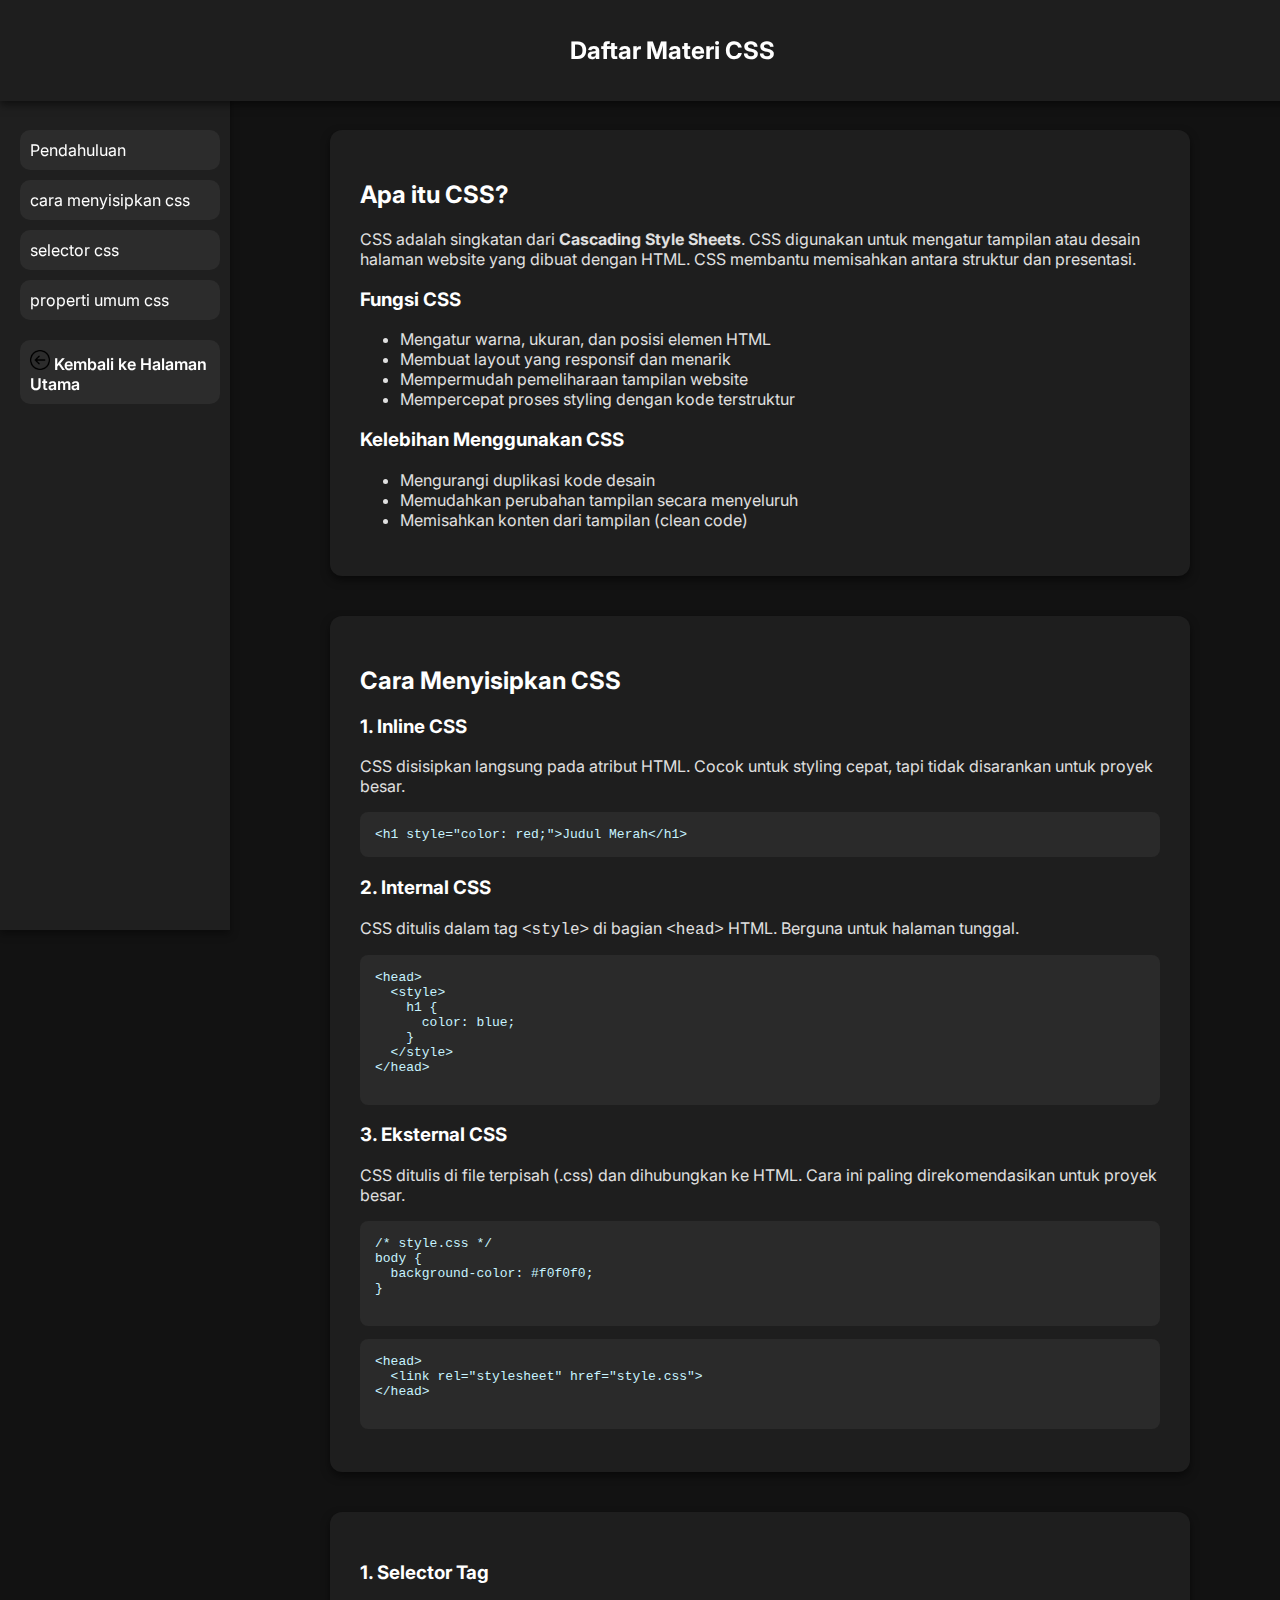
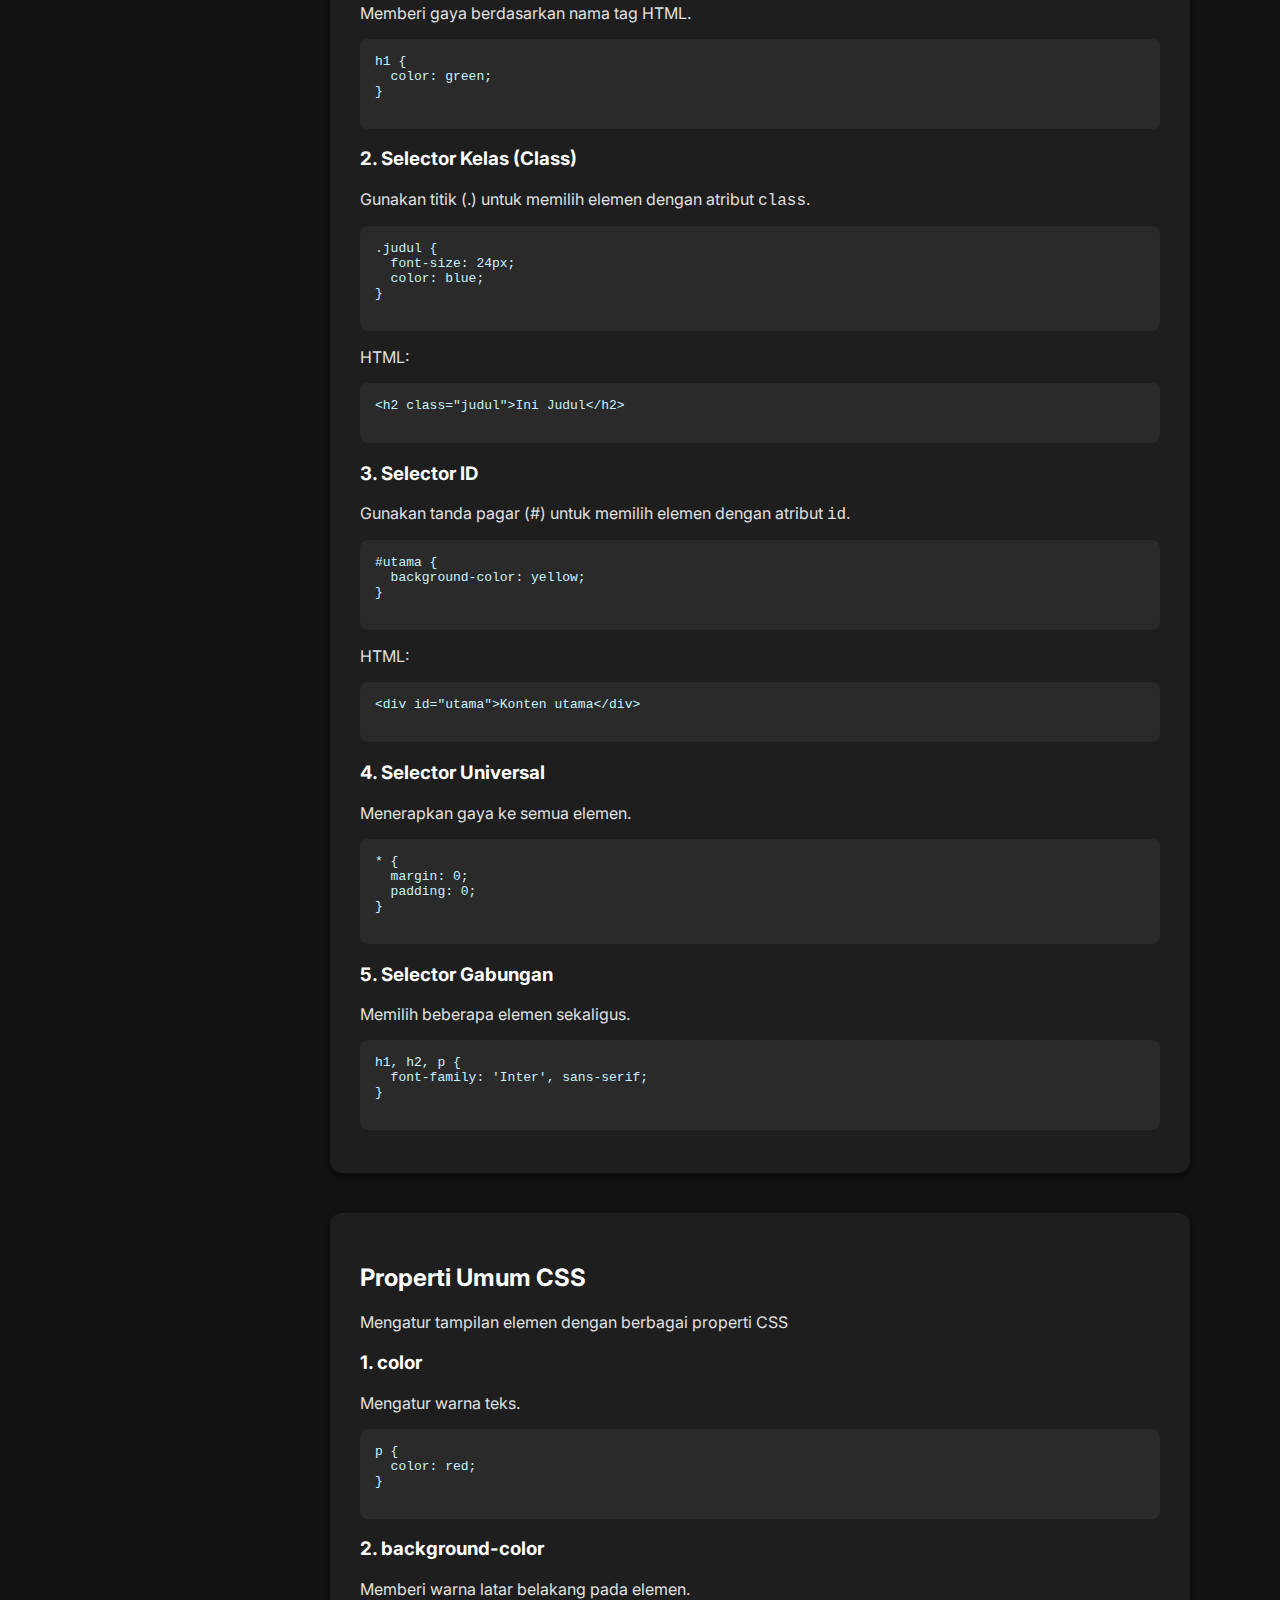
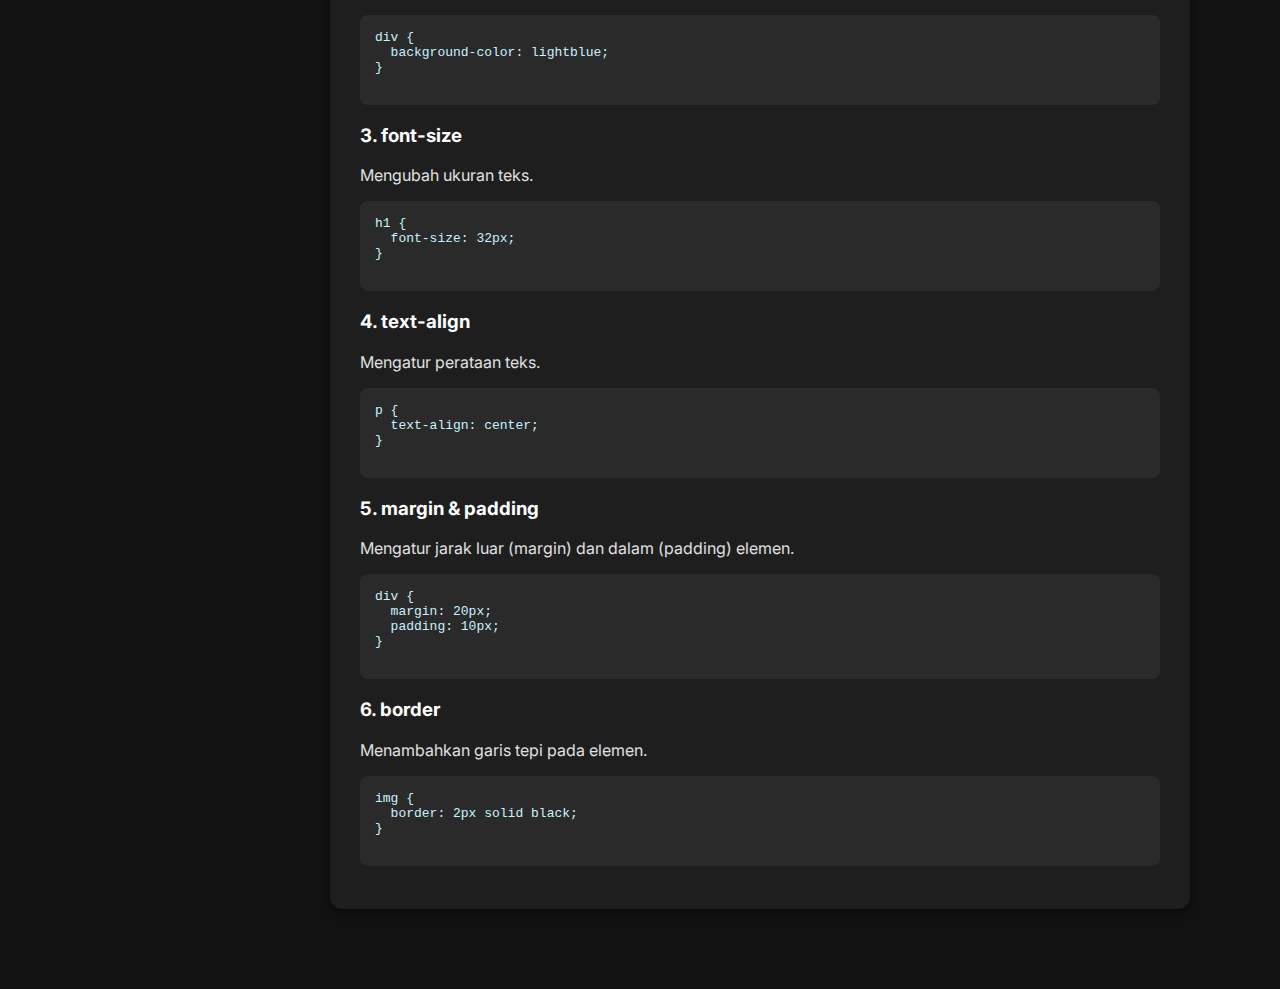
<file: Daftar-materi(css).html>
<!DOCTYPE html>
<html lang="id">
<head>
  <meta charset="UTF-8" />
  <meta name="viewport" content="width=device-width, initial-scale=1.0"/>
  <title>Daftar Materi HTML</title>
  <link href="https://fonts.googleapis.com/css2?family=Inter:wght@400;600;700&display=swap" rel="stylesheet">
  <style>

   html {
      scroll-behavior: smooth;
    }

    body {
      font-family: 'Inter', sans-serif;
      margin: 0;
      padding: 0;
      background-color: #121212;
      color: #e0e0e0;
    }

    header {
      background: #1e1e1e;
      color: #ffffff;
      padding: 1rem 2rem;
      text-align: center;
      box-shadow: 0 4px 8px rgba(0, 0, 0, 0.5);
      position: fixed;
      top: 0;
      left: 0;
      width: 100%;
      z-index: 1000;
    }

    .main-layout {
      display: flex;
      margin-top: 90px;
    }

    .sidebar {
      width: 220px;
      background: #1f1f1f;
      color: white;
      height: calc(100vh - 90px);
      position: fixed;
      top: 90px;
      left: 0;
      padding-top: 30px;
      padding-left: 10px;
      overflow-y: auto;
      box-shadow: 0 4px 8px rgba(0,0,0,0.4);
    }

    .sidebar a {
      display: block;
      background: #2c2c2c;
      color: #fff;
      padding: 10px;
      margin: 10px;
      border-radius: 10px;
      text-decoration: none;
      transition: background 0.3s, transform 0.3s;
    }

    .sidebar a:hover {
      background: #4A90E2;
      transform: scale(1.05);
    }

    .back-button {
      display: flex;
      align-items: center;
      gap: 8px;
      background-color: #4A90E2;
      color: white;
      padding: 10px;
      margin: 10px;
      border-radius: 10px;
      text-decoration: none;
      font-weight: 600;
    }

    .back-button:hover {
      background-color: #357ABD;
    }

    .back-icon {
      width: 20px;
      height: 20px;
    }

    .content {
      margin-top: 90px;
      margin-left: 240px;
      padding: 40px;
      max-width: calc(100% - 240px);
      box-sizing: border-box;
      display: flex;
      flex-direction: column;
      align-items: center;
    }

    .section-box {
      background-color: #1e1e1e;
      border-radius: 12px;
      box-shadow: 0 4px 8px rgba(0,0,0,0.5);
      padding: 30px;
      margin-bottom: 40px;
      width: 100%;
      max-width: 800px;
    }

    h1, h2, h3 {
      color: #ffffff;
    }

    pre {
      background-color: #2a2a2a;
      padding: 15px;
      border-radius: 8px;
      overflow-x: auto;
      color: #c7f3ff;
    }

    code {
      font-family: 'Courier New', Courier, monospace;
    }

    /* Responsiveness */
    @media (max-width: 768px) {
      .sidebar {
        position: static;
        width: 100%;
        height: auto;
        display: flex;
        flex-wrap: wrap;
        justify-content: center;
        box-shadow: none;
        background: #1e1e1e;
        padding: 10px;
      }

      .sidebar a, .back-button {
        width: auto;
        margin: 5px;
      }

      .content {
        margin: 0;
        padding: 20px;
        max-width: 100%;
      }
    }


  </style>
</head>
<body>

  <header>
    <h2>Daftar Materi CSS</h2>
  </header>

  <div class="sidebar">
    <a href="#pengantar">Pendahuluan</a>
    <a href="#menyisipkan">cara menyisipkan css</a>
    <a href="#Selector">selector css</a>
    <a href="#properti-umum">properti umum css</a>

     <div class="sidebar-footer" style="margin-top: 20px;">
      <a href="index.html" class="back-button">
        <img src="back-button.png" alt="kembali" class="back-icon">
        <span>Kembali ke Halaman Utama</span>
      </a>
    </div>
  </div>

  <div class="content">
    <div class="section-box" id="pengantar">
         <h2>Apa itu CSS?</h2>
    <p>
      CSS adalah singkatan dari <strong>Cascading Style Sheets</strong>. CSS digunakan untuk mengatur tampilan atau desain halaman website yang dibuat dengan HTML. CSS membantu memisahkan antara struktur dan presentasi.
    </p>

    <h3>Fungsi CSS</h3>
    <ul>
      <li>Mengatur warna, ukuran, dan posisi elemen HTML</li>
      <li>Membuat layout yang responsif dan menarik</li>
      <li>Mempermudah pemeliharaan tampilan website</li>
      <li>Mempercepat proses styling dengan kode terstruktur</li>
    </ul>

    <h3>Kelebihan Menggunakan CSS</h3>
    <ul>
      <li>Mengurangi duplikasi kode desain</li>
      <li>Memudahkan perubahan tampilan secara menyeluruh</li>
      <li>Memisahkan konten dari tampilan (clean code)</li>
    </ul>
    </div>
    <div class="section-box" id="menyisipkan">
     <h2> Cara Menyisipkan CSS</h2>
   
    <h3>1. Inline CSS</h3>
    <p>
      CSS disisipkan langsung pada atribut HTML. Cocok untuk styling cepat, tapi tidak disarankan untuk proyek besar.
    </p>
    <pre>&lt;h1 style="color: red;"&gt;Judul Merah&lt;/h1&gt;</pre>

    <h3>2. Internal CSS</h3>
    <p>
      CSS ditulis dalam tag <code>&lt;style&gt;</code> di bagian <code>&lt;head&gt;</code> HTML. Berguna untuk halaman tunggal.
    </p>
    <pre>
&lt;head&gt;
  &lt;style&gt;
    h1 {
      color: blue;
    }
  &lt;/style&gt;
&lt;/head&gt;
    </pre>

    <h3>3. Eksternal CSS</h3>
    <p>
      CSS ditulis di file terpisah (.css) dan dihubungkan ke HTML. Cara ini paling direkomendasikan untuk proyek besar.
    </p>
    <pre>
/* style.css */
body {
  background-color: #f0f0f0;
}
    </pre>
    <pre>
&lt;head&gt;
  &lt;link rel="stylesheet" href="style.css"&gt;
&lt;/head&gt;
    </pre>

    </div>

    <div class="section-box" id="Selector">
         <h3>1. Selector Tag</h3>
    <p>Memberi gaya berdasarkan nama tag HTML.</p>
    <pre>
h1 {
  color: green;
}
    </pre>

    <h3>2. Selector Kelas (Class)</h3>
    <p>Gunakan titik (.) untuk memilih elemen dengan atribut <code>class</code>.</p>
    <pre>
.judul {
  font-size: 24px;
  color: blue;
}
    </pre>
    <p>HTML:</p>
    <pre>
&lt;h2 class="judul"&gt;Ini Judul&lt;/h2&gt;
    </pre>

    <h3>3. Selector ID</h3>
    <p>Gunakan tanda pagar (#) untuk memilih elemen dengan atribut <code>id</code>.</p>
    <pre>
#utama {
  background-color: yellow;
}
    </pre>
    <p>HTML:</p>
    <pre>
&lt;div id="utama"&gt;Konten utama&lt;/div&gt;
    </pre>

    <h3>4. Selector Universal</h3>
    <p>Menerapkan gaya ke semua elemen.</p>
    <pre>
* {
  margin: 0;
  padding: 0;
}
    </pre>

    <h3>5. Selector Gabungan</h3>
    <p>Memilih beberapa elemen sekaligus.</p>
    <pre>
h1, h2, p {
  font-family: 'Inter', sans-serif;
}
    </pre>

    </div>

    <div class="section-box" id="properti-umum">
     <h2>Properti Umum CSS</h2>
    <p>Mengatur tampilan elemen dengan berbagai properti CSS</p>

    <h3>1. color</h3>
    <p>Mengatur warna teks.</p>
    <pre>
p {
  color: red;
}
    </pre>

    <h3>2. background-color</h3>
    <p>Memberi warna latar belakang pada elemen.</p>
    <pre>
div {
  background-color: lightblue;
}
    </pre>

    <h3>3. font-size</h3>
    <p>Mengubah ukuran teks.</p>
    <pre>
h1 {
  font-size: 32px;
}
    </pre>

    <h3>4. text-align</h3>
    <p>Mengatur perataan teks.</p>
    <pre>
p {
  text-align: center;
}
    </pre>

    <h3>5. margin & padding</h3>
    <p>Mengatur jarak luar (margin) dan dalam (padding) elemen.</p>
    <pre>
div {
  margin: 20px;
  padding: 10px;
}
    </pre>

    <h3>6. border</h3>
    <p>Menambahkan garis tepi pada elemen.</p>
    <pre>
img {
  border: 2px solid black;
}
    </pre>
    </div>

  </div>
</body>
</html>
</file>
<file: fix-projek.css>
html {
 scroll-behavior: smooth;
}
body {
  background-color: black;
  font-family: Arial, sans-serif;
  margin: 0;
  padding: 0;
}

header {
  display: flex;
  justify-content: space-between;
  background: linear-gradient(45deg, rgba(0, 80, 219, 0.6), rgba(0, 0, 0, 0.415));
  color: white;
  text-align: center;
  padding: 1.5rem 2rem;
  box-shadow: 0 4px 8px rgba(0, 0, 0, 0.3);
  border-radius: 0 0 12px 12px;
}

nav ul {
  list-style: none;
  display: flex;
  justify-content: center;
  gap: 20px;
  padding: 0;
  margin-top: 25px;
}

nav ul li a {
  text-decoration: none;
  color: white;
  font-weight: bold;
  position: relative;
  padding: 8px 12px;
}

nav ul li a::after {
  content: '';
  position: absolute;
  left: 0;
  bottom: 0;
  height: 3px;
  width: 0%;
  background-color: white;
  transition: 0.3s ease;
}

nav ul li a:hover::after {
  width: 100%;
  background-color: #2fc1ff;
}

 #webEdukasi{
  background-image: url('_JSON\ Guide_\ Web\ Dev\ Essentials_.jpg');
  background-position: center;
  background-repeat: no-repeat;
  background-size: cover;
}

 #materi {
  background-image: url('ChatGPT\ Image\ Jun\ 14\,\ 2025\,\ 07_52_22\ PM.png');
  background-position: center;
  background-repeat: no-repeat;
  background-size: cover;
 }

 #contact {
  background-image: url('download (1).jpg');
  background-position: center;
  background-repeat: no-repeat;
  background-size: cover;
 }

.container {
  max-width: 900px;
  margin: 40px auto;
  padding: 20px;
  background-color: rgba(255, 255, 255, 0.423);
  border-radius: 12px;
  box-shadow: 0 4px 12px rgba(0,0,0,0.1);
  color: white;
}

.banner {
  width: 350px;
  height: 350px;
  border-radius: 8px;
  margin: 10px 0;
}

.judul {
  font-size: 32px;
  color: white;
  margin-bottom: 10px;
}

.deskripsi, .ayo {
  color: white;
  margin-bottom: 20px;
}

.card {
  display: flex;
  color: white;
  background-color: rgba(255, 255, 255, 0.3);
  padding: 16px;
  border-radius: 12px;
  margin-bottom: 20px;
  box-shadow: 0 4px 6px rgba(0,0,0,0.2);
  align-items: flex-start;
  transition: transform 0.3s ease-in-out;
}

.card:hover {
  transform: scale(1.08);
  box-shadow: 0 8px 20px rgba(0,0,0,0.2);
}

.icon {
  width: 80px;
  height: 80px;
  object-fit: contain;
  background-color: #fff;
  padding: 8px;
  border-radius: 12px;
  margin-right: 16px;
}

.content h2 {
  margin: 0;
  font-size: 20px;
  color: white;
}

.content p {
  font-size: 16px;
  color: white;
  margin-top: 6px;
}

.foto img {
  width: 120px;
  border-radius: 50%;
  margin: 20px auto;
  display: block;
  box-shadow: 0 0 12px rgba(0,0,0,0.2);
}

.logo-box {
  text-align: center;
  margin-top: 10px;
}

.logo-box img {
  width: 40px;
  margin: 0 10px;
  transition: transform 0.3s ease;
}

.logo-box img:hover {
  transform: scale(1.2);
}

.kotak {
  margin-top: 20px;
  color: black;
  padding: 15px;
  background-color:rgba(255, 255, 255, 0.411);
  border-left: 5px solid #2209e6;
  border-radius: 8px;
}

footer {
  background-color: #e3e3e3;
  text-align: center;
  padding: 1rem;
  margin-top: 50px;
  font-weight: bold;
}
</file>
